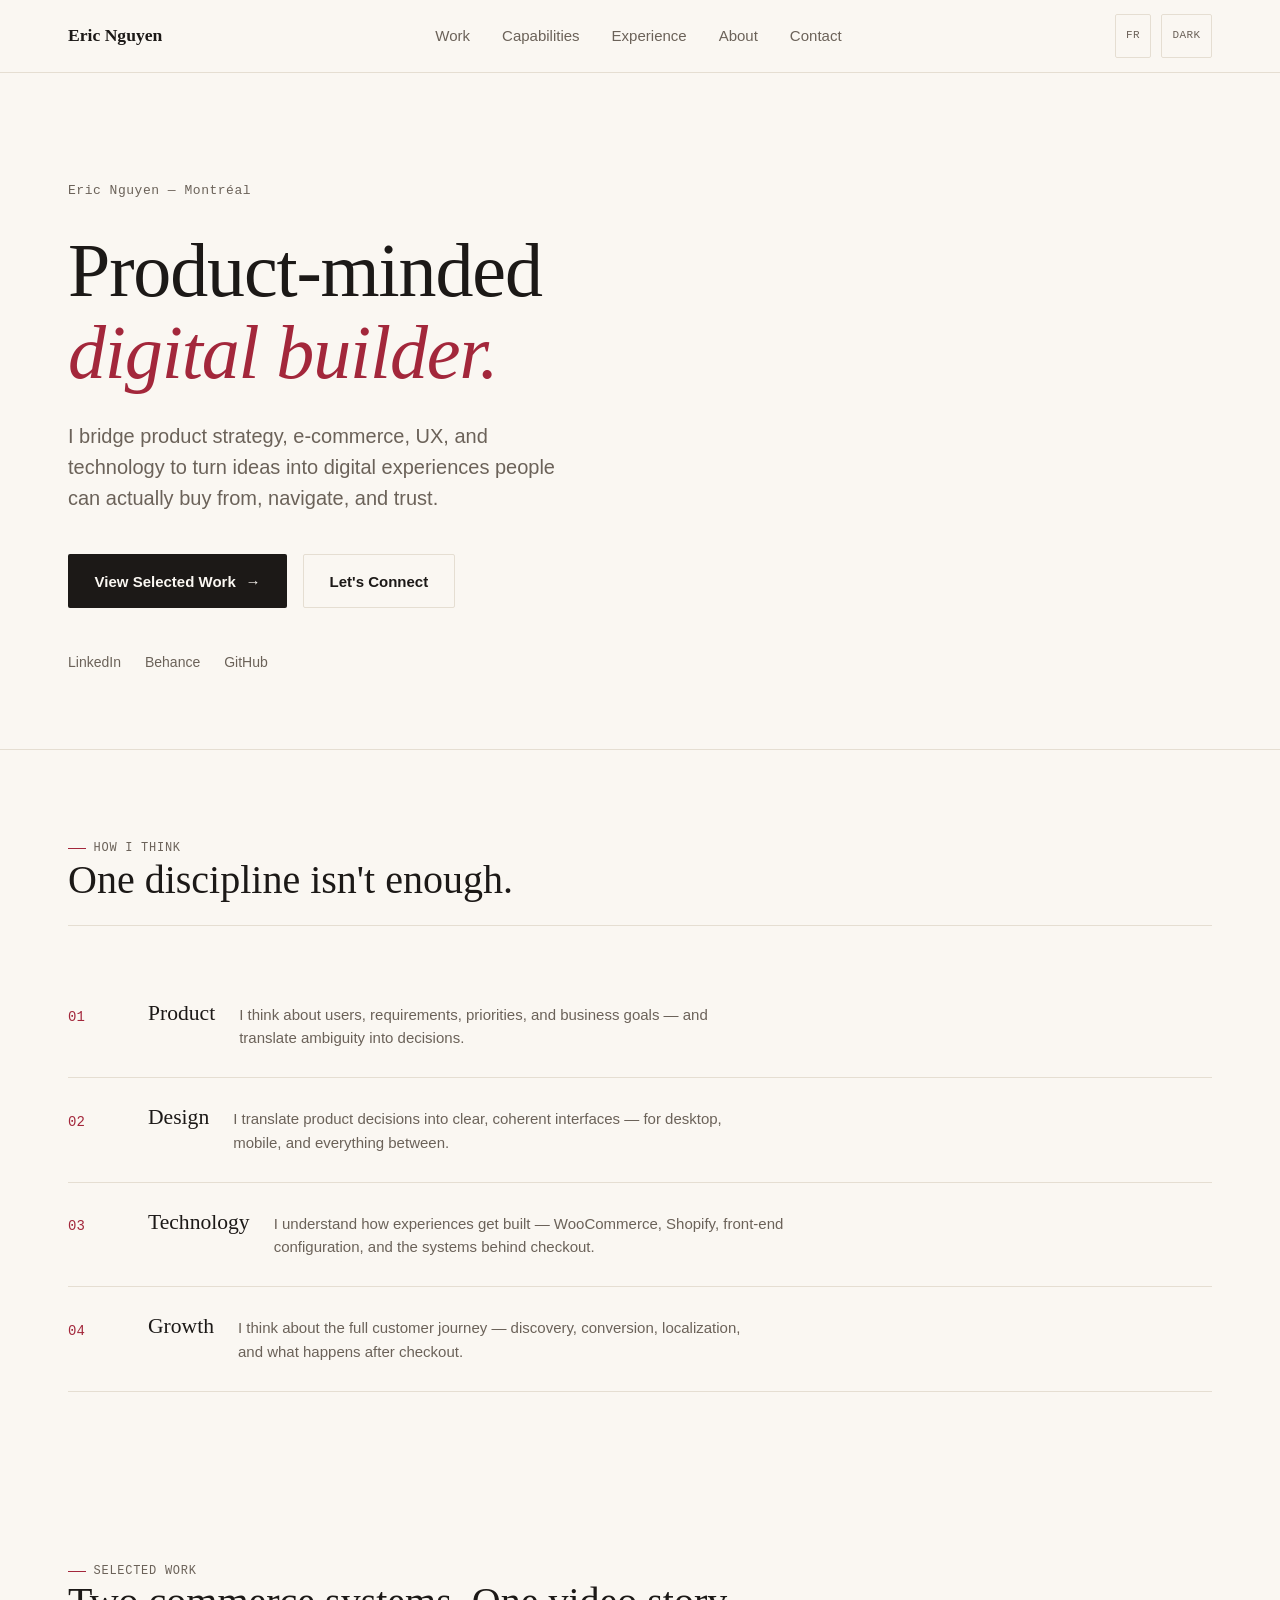
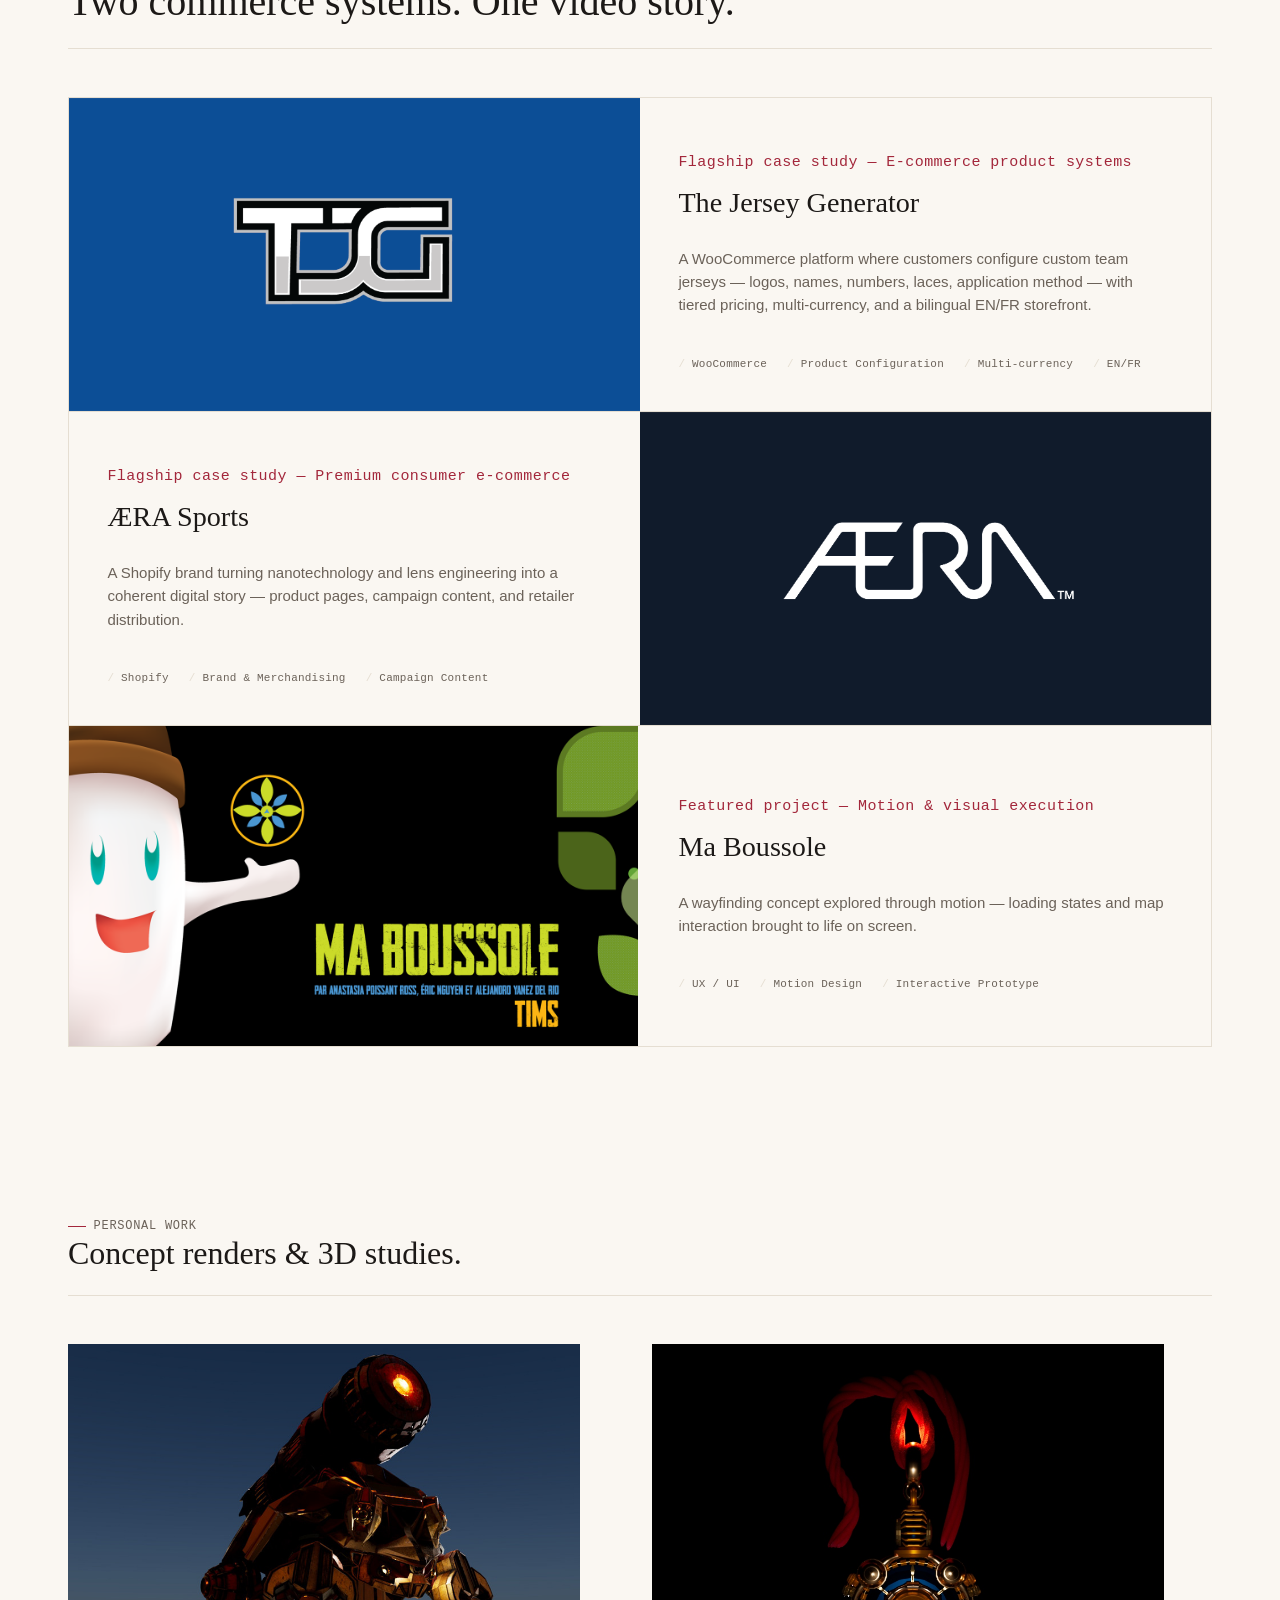
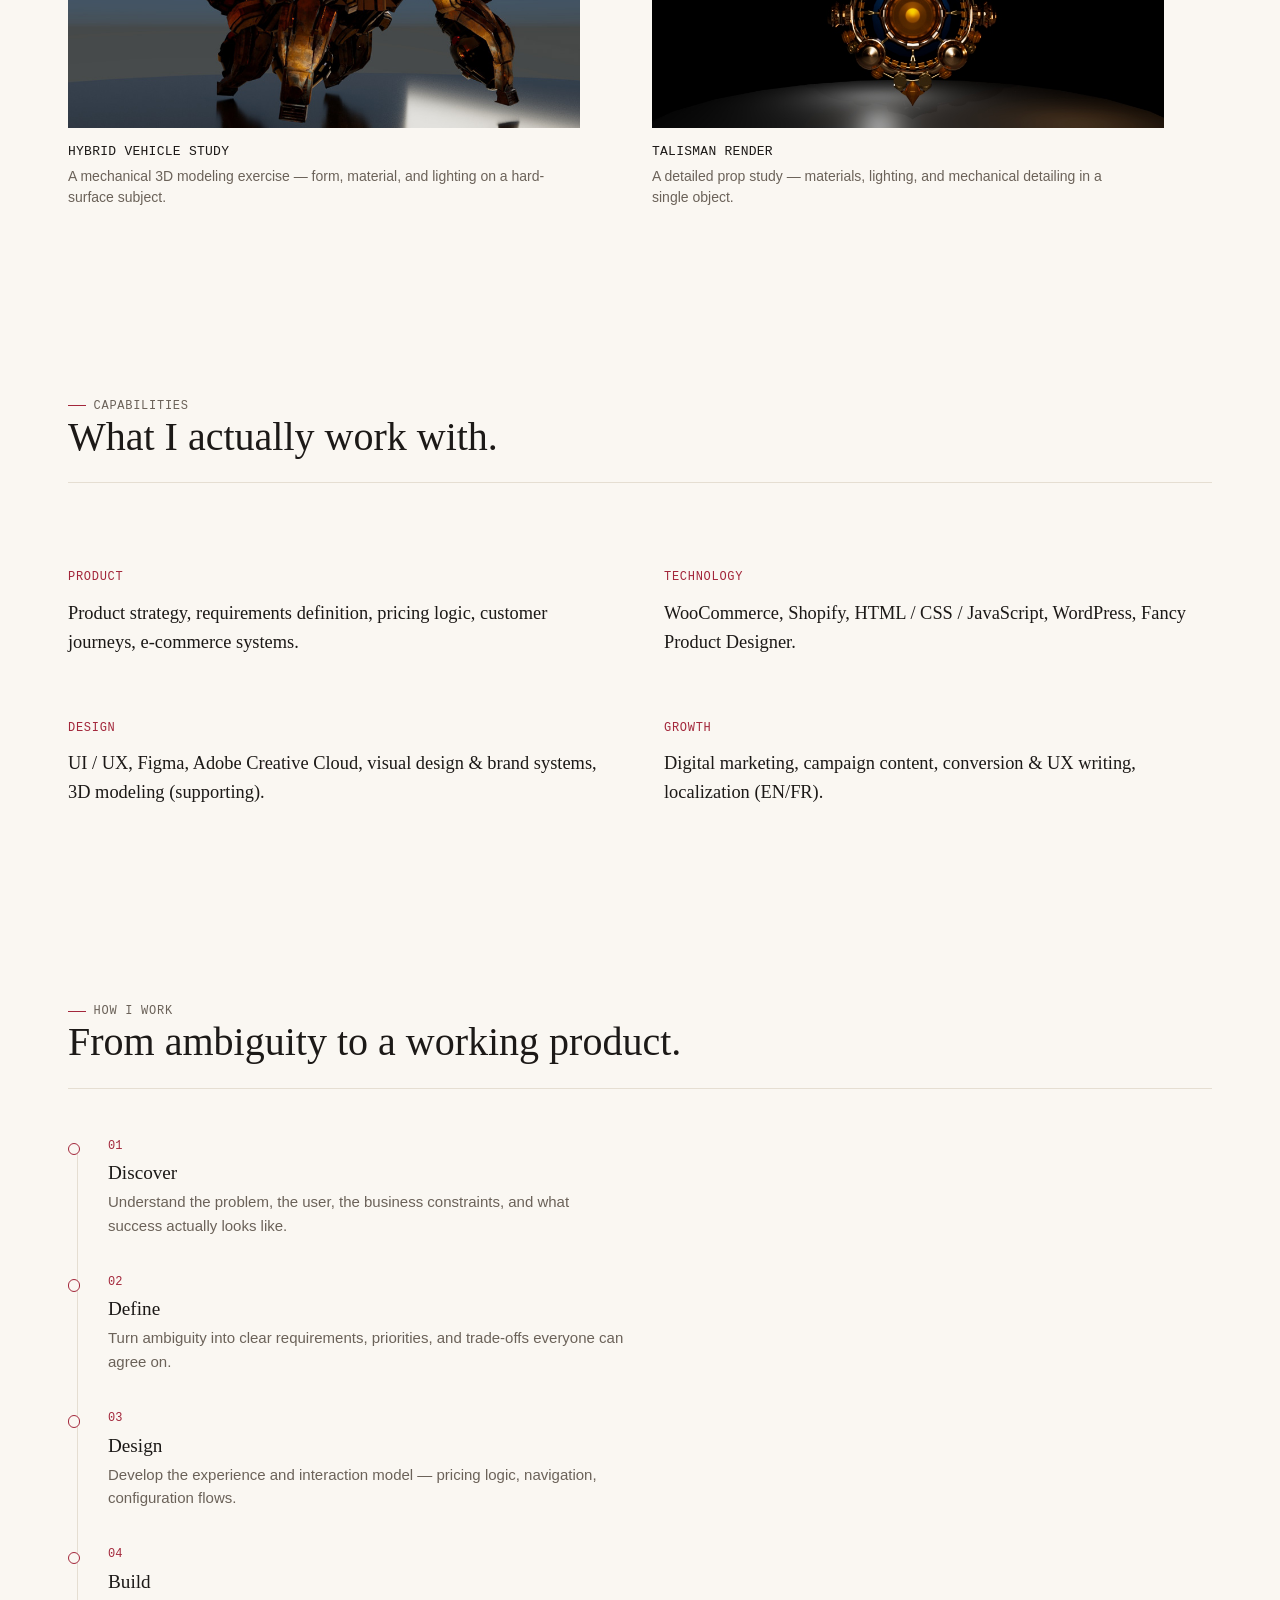
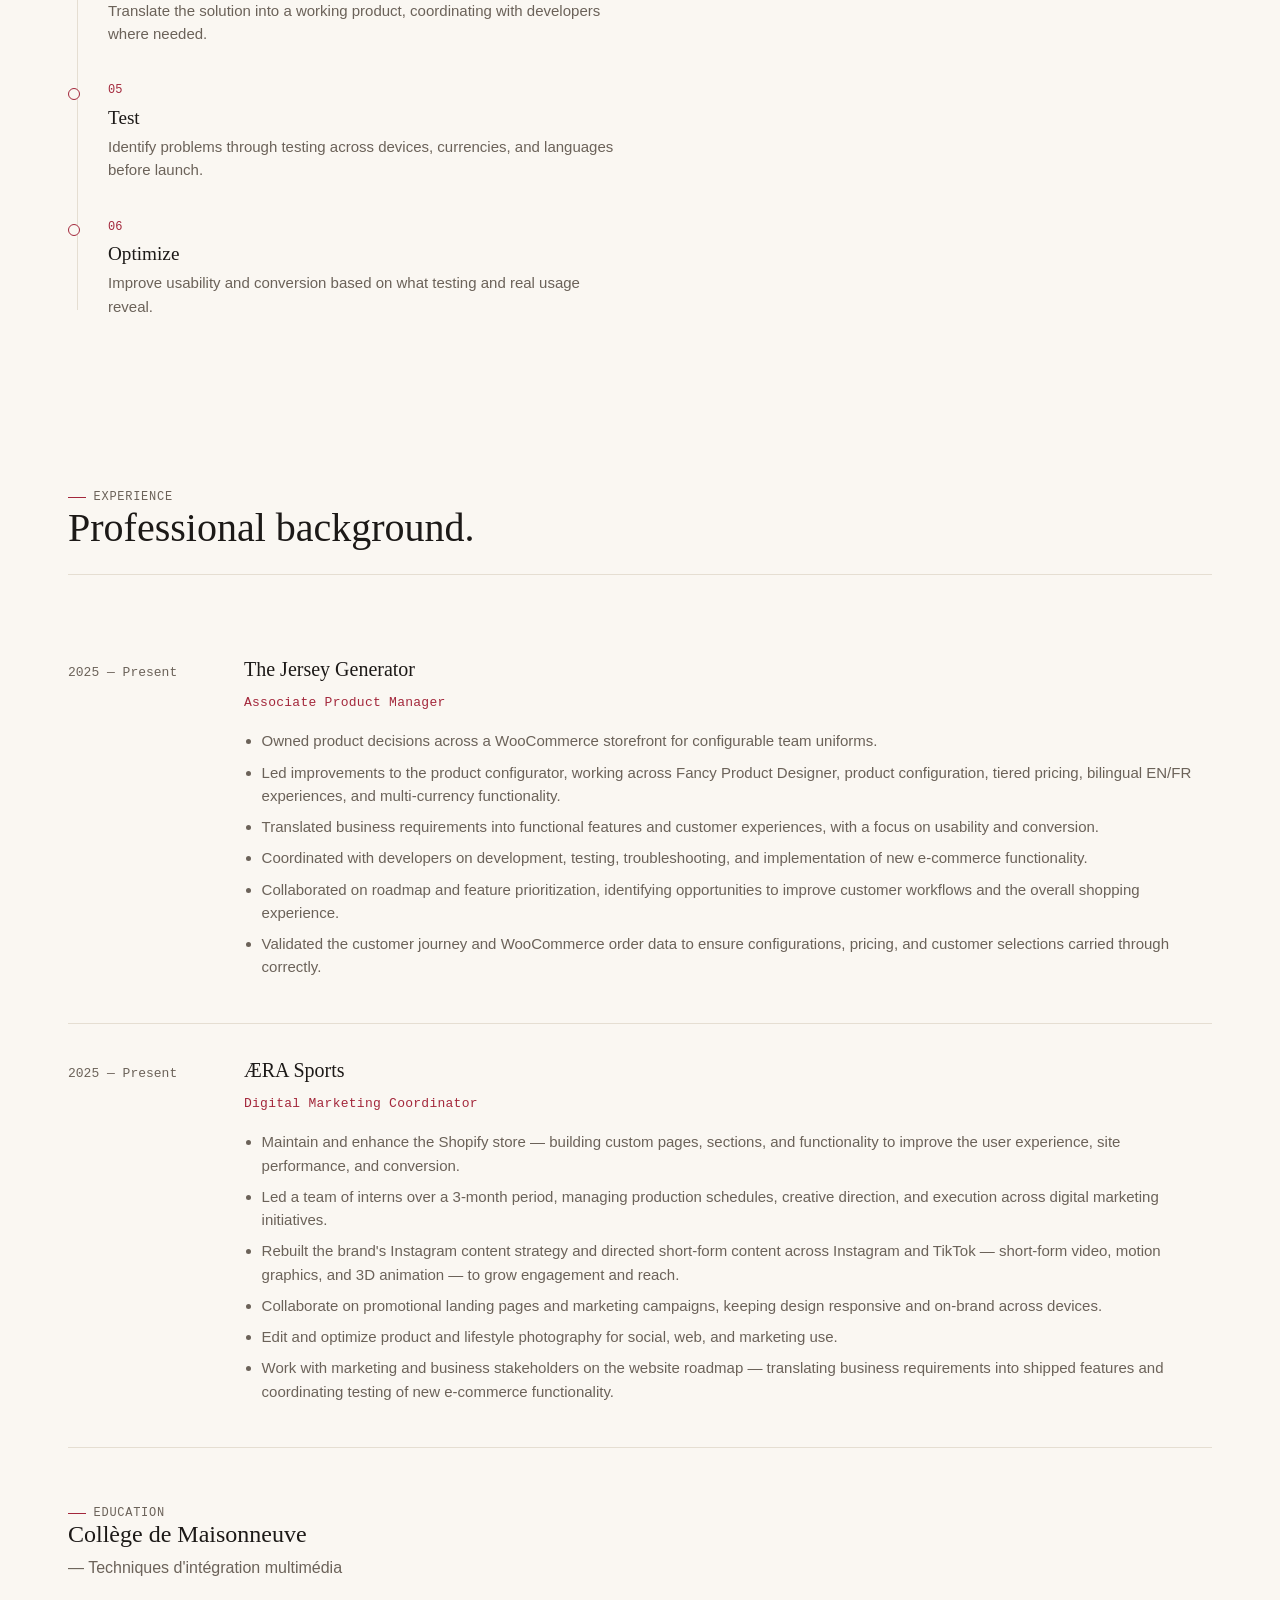
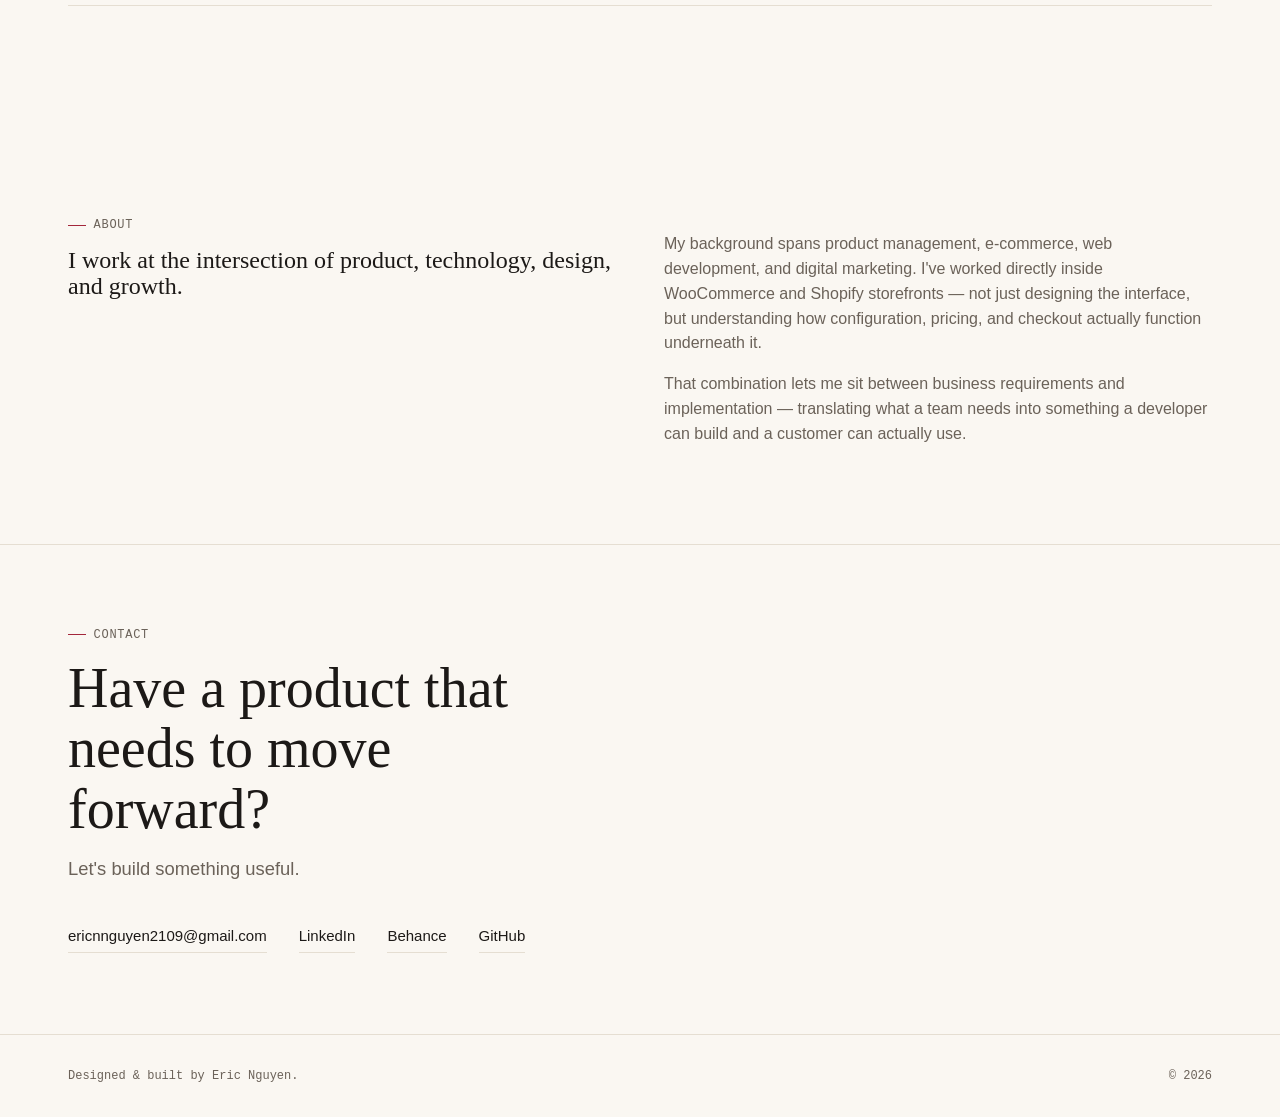
<file: index.html>
<!DOCTYPE html>
<html lang="en">
<head>
  <meta charset="UTF-8">
  <meta name="viewport" content="width=device-width, initial-scale=1.0">
  <title>Eric Nguyen — Product-Minded Digital Builder</title>
  <meta name="description" content="Eric Nguyen is a product-minded digital builder based in Montréal, working across product management, e-commerce (WooCommerce, Shopify), UX, and digital marketing.">
  <link rel="canonical" href="https://ericnguyen.dev/">
  
  <!-- Open Graph / Social Media -->
  <meta property="og:title" content="Eric Nguyen — Product-Minded Digital Builder">
  <meta property="og:description" content="Bridging product strategy, e-commerce, UX and technology to turn ideas into digital experiences.">
  <meta property="og:type" content="website">
  <meta name="twitter:card" content="summary_large_image">

  <!-- Resource Hints for Speed -->
  <link rel="preconnect" href="https://www.youtube.com">
  <link rel="dns-prefetch" href="https://www.youtube.com">

  <!-- Stylesheets -->
  <link rel="stylesheet" href="css/style.css">

  <!-- Non-blocking Script Execution -->
  <script src="js/translations.js" defer></script>
  <script src="js/script.js" defer></script>
</head>
<body>

<header class="site-header">
  <div class="wrap">
    <a href="#top" class="logo">Eric Nguyen</a>
    <nav>
      <ul class="nav-links">
        <li><a href="#work" data-i18n="nav.work">Work</a></li>
        <li><a href="#capabilities" data-i18n="nav.capabilities">Capabilities</a></li>
        <li><a href="#experience" data-i18n="nav.experience">Experience</a></li>
        <li><a href="#about" data-i18n="nav.about">About</a></li>
        <li><a href="#contact" data-i18n="nav.contact">Contact</a></li>
      </ul>
    </nav>
    <div class="nav-right">
      <button class="icon-toggle" data-lang-toggle aria-label="Switch language">FR</button>
      <button class="icon-toggle" data-theme-toggle aria-label="Switch theme">DARK</button>
      <a href="#contact" class="btn btn-primary" data-i18n="nav.connect" style="display:none" data-desktop-only>Let's Connect</a>
      <button class="mobile-toggle" data-menu-toggle aria-label="Open menu">
        <svg width="22" height="22" viewBox="0 0 24 24" fill="none" stroke="currentColor" stroke-width="2"><line x1="3" y1="6" x2="21" y2="6"/><line x1="3" y1="12" x2="21" y2="18"/><line x1="3" y1="18" x2="21" y2="18"/></svg>
      </button>
    </div>
  </div>
</header>

<main id="top">

  <!-- HERO -->
  <section class="hero">
    <div class="wrap">
      <p class="hero-kicker" data-i18n="hero.kicker">Eric Nguyen — Montréal</p>
      <h1 data-i18n="hero.title">Product-minded<br><em>digital builder.</em></h1>
      <p class="hero-sub" data-i18n="hero.sub">I bridge product strategy, e-commerce, UX, and technology to turn ideas into digital experiences people can actually buy from, navigate, and trust.</p>
      <div class="hero-actions">
        <a href="#work" class="btn btn-primary btn-arrow" data-i18n="hero.cta1">View Selected Work</a>
        <a href="#contact" class="btn" data-i18n="hero.cta2">Let's Connect</a>
      </div>
      <div class="hero-links">
        <a href="https://www.linkedin.com/in/eric-nguyen-669284330/" target="_blank" rel="noopener noreferrer">LinkedIn</a>
        <a href="https://www.behance.net/ericnguyen34" target="_blank" rel="noopener noreferrer">Behance</a>
        <a href="https://github.com/EricNguyen0" target="_blank" rel="noopener noreferrer">GitHub</a>
      </div>
    </div>
  </section>

  <!-- THE DIFFERENCE -->
  <section id="difference">
    <div class="wrap">
      <div class="section-head">
        <div>
          <p class="eyebrow" data-i18n="diff.eyebrow">How I think</p>
          <h2 data-i18n="diff.title">One discipline isn't enough.</h2>
        </div>
      </div>
      <div class="pillars">
        <div class="pillar"><div class="pillar-num">01</div><div class="pillar-body"><h3 data-i18n="pillar1.title">Product</h3><p data-i18n="pillar1.body">I think about users, requirements, priorities, and business goals — and translate ambiguity into decisions.</p></div></div>
        <div class="pillar"><div class="pillar-num">02</div><div class="pillar-body"><h3 data-i18n="pillar2.title">Design</h3><p data-i18n="pillar2.body">I translate product decisions into clear, coherent interfaces — for desktop, mobile, and everything between.</p></div></div>
        <div class="pillar"><div class="pillar-num">03</div><div class="pillar-body"><h3 data-i18n="pillar3.title">Technology</h3><p data-i18n="pillar3.body">I understand how experiences get built — WooCommerce, Shopify, front-end configuration, and the systems behind checkout.</p></div></div>
        <div class="pillar"><div class="pillar-num">04</div><div class="pillar-body"><h3 data-i18n="pillar4.title">Growth</h3><p data-i18n="pillar4.body">I think about the full customer journey — discovery, conversion, localization, and what happens after checkout.</p></div></div>
      </div>
    </div>
  </section>

  <!-- SELECTED WORK -->
  <section id="work">
    <div class="wrap">
      <div class="section-head">
        <div>
          <p class="eyebrow" data-i18n="work.eyebrow">Selected Work</p>
          <h2 data-i18n="work.title">Two commerce systems. One video story.</h2>
        </div>
      </div>
      <div class="work-grid">

        <a href="jersey-generator.html" class="work-card">
          <div class="work-media">
            <img src="assets/images/jersey-generator/TJGHOMEPAGE.png" alt="Custom hockey jersey configured on The Jersey Generator platform" loading="lazy" decoding="async">
          </div>
          <div class="work-info">
            <p class="work-tag" data-i18n="jg.tag">Flagship case study — E-commerce product systems</p>
            <h3 data-i18n="jg.title">The Jersey Generator</h3>
            <p data-i18n="jg.body">A WooCommerce platform where customers configure custom team jerseys — logos, names, numbers, laces, application method — with tiered pricing, multi-currency, and a bilingual EN/FR storefront.</p>
            <div class="work-meta"><span data-i18n="jg.meta.woocommerce">WooCommerce</span><span data-i18n="jg.meta.configuration">Product Configuration</span><span data-i18n="jg.meta.currency">Multi-currency</span><span data-i18n="jg.meta.language">EN/FR</span></div>
          </div>
        </a>

        <a href="aera-sports.html" class="work-card">
          <div class="work-media">
            <img src="assets/images/aera-sports/AERALOGOHOME.png" alt="ÆRA Sports frameless watersport eyewear, six colorways" loading="lazy" decoding="async">
          </div>
          <div class="work-info">
            <p class="work-tag" data-i18n="aera.tag">Flagship case study — Premium consumer e-commerce</p>
            <h3 data-i18n="aera.title">ÆRA Sports</h3>
            <p data-i18n="aera.body">A Shopify brand turning nanotechnology and lens engineering into a coherent digital story — product pages, campaign content, and retailer distribution.</p>
            <div class="work-meta"><span data-i18n="aera.meta.shopify">Shopify</span><span data-i18n="aera.meta.brand">Brand & Merchandising</span><span data-i18n="aera.meta.campaign">Campaign Content</span></div>
          </div>
        </a>

        <a href="ma-boussole.html" class="work-card tier2">
          <div class="work-media">
            <img src="assets/images/ma-boussole/title-credits.png" alt="Ma Boussole wayfinding concept" loading="lazy" decoding="async">
          </div>
          <div class="work-info">
            <p class="work-tag" data-i18n="mb.tag">Featured project — Motion & visual execution</p>
            <h3 data-i18n="mb.title">Ma Boussole</h3>
            <p data-i18n="mb.body">A wayfinding concept explored through motion — loading states and map interaction brought to life on screen.</p>
            <div class="work-meta"><span data-i18n="mb.meta.uxui">UX / UI</span><span data-i18n="mb.meta.motion">Motion Design</span><span data-i18n="mb.meta.prototype">Interactive Prototype</span></div>
          </div>
        </a>

      </div>
    </div>
  </section>

  <!-- SUPPORTING WORK -->
  <section id="supporting-work">
    <div class="wrap">
      <div class="section-head">
        <div>
          <p class="eyebrow" data-i18n="supp.eyebrow">Personal Work</p>
          <h2 style="font-size:clamp(1.5rem,2.6vw,2rem);" data-i18n="supp.title">Concept renders & 3D studies.</h2>
        </div>
      </div>

      <div class="supporting-grid">
        <!-- Hybrid Vehicle -->
        <div class="supporting-card">
          <button class="supporting-media-trigger" type="button" data-video="VTYNa_Tqy9c" aria-label="Play Hybrid Vehicle Study video">
            <div class="work-media">
              <img src="assets/images/other-projects/hybrid-vehicle-render.jpg" alt="3D render of a mechanized hybrid vehicle study" loading="lazy" decoding="async">
              <span class="video-play" aria-hidden="true">▶</span>
            </div>
          </button>
          <div class="cap">
            <h4 data-i18n="supp.hybrid.title">Hybrid Vehicle Study</h4>
            <p data-i18n="supp.hybrid.body">A mechanical 3D modeling exercise — form, material, and lighting on a hard-surface subject.</p>
          </div>
        </div>

        <!-- Talisman -->
        <div class="supporting-card">
          <button class="supporting-media-trigger" type="button" data-video="qJ166sznfxc" aria-label="Play Talisman Render video">
            <div class="work-media">
              <img src="assets/images/other-projects/talisman-render.jpg" alt="3D render of a steampunk-style mechanical talisman pendant" loading="lazy" decoding="async">
              <span class="video-play" aria-hidden="true">▶</span>
            </div>
          </button>
          <div class="cap">
            <h4 data-i18n="supp.talisman.title">Talisman Render</h4>
            <p data-i18n="supp.talisman.body">A detailed prop study — materials, lighting, and mechanical detailing in a single object.</p>
          </div>
        </div>
      </div>
    </div>
  </section>

  <!-- Video Modal -->
  <div class="video-modal" id="videoModal" aria-hidden="true">
    <div class="video-modal-backdrop"></div>
    <div class="video-modal-content" role="dialog" aria-modal="true" aria-label="Project video">
      <button class="video-modal-close" type="button" aria-label="Close video">×</button>
      <div class="video-frame">
        <iframe id="videoFrame" src="" title="Project video" frameborder="0" allow="autoplay; encrypted-media; picture-in-picture" allowfullscreen></iframe>
      </div>
    </div>
  </div>

  <!-- CAPABILITIES -->
  <section id="capabilities">
    <div class="wrap">
      <div class="section-head">
        <div>
          <p class="eyebrow" data-i18n="cap.eyebrow">Capabilities</p>
          <h2 data-i18n="cap.title">What I actually work with.</h2>
        </div>
      </div>
      <div class="capabilities-grid">
        <div class="cap-group">
          <h3 data-i18n="cap.product">Product</h3>
          <p class="skills" data-i18n="cap.product.skills">Product strategy, requirements definition, pricing logic, customer journeys, e-commerce systems.</p>
        </div>
        <div class="cap-group">
          <h3 data-i18n="cap.technology">Technology</h3>
          <p class="skills" data-i18n="cap.technology.skills">WooCommerce, Shopify, HTML / CSS / JavaScript, WordPress, Fancy Product Designer.</p>
        </div>
        <div class="cap-group">
          <h3 data-i18n="cap.design">Design</h3>
          <p class="skills" data-i18n="cap.design.skills">UI / UX, Figma, Adobe Creative Cloud, visual design & brand systems, 3D modeling (supporting).</p>
        </div>
        <div class="cap-group">
          <h3 data-i18n="cap.growth">Growth</h3>
          <p class="skills" data-i18n="cap.growth.skills">Digital marketing, campaign content, conversion & UX writing, localization (EN/FR).</p>
        </div>
      </div>
    </div>
  </section>

  <!-- HOW I WORK -->
  <section id="how-i-work">
    <div class="wrap">
      <div class="section-head">
        <div>
          <p class="eyebrow" data-i18n="process.eyebrow">How I Work</p>
          <h2 data-i18n="process.title">From ambiguity to a working product.</h2>
        </div>
      </div>
      <div class="process-list">
        <div class="process-item"><div class="num">01</div><div><h3 data-i18n="process1.title">Discover</h3><p data-i18n="process1.body">Understand the problem, the user, the business constraints, and what success actually looks like.</p></div></div>
        <div class="process-item"><div class="num">02</div><div><h3 data-i18n="process2.title">Define</h3><p data-i18n="process2.body">Turn ambiguity into clear requirements, priorities, and trade-offs everyone can agree on.</p></div></div>
        <div class="process-item"><div class="num">03</div><div><h3 data-i18n="process3.title">Design</h3><p data-i18n="process3.body">Develop the experience and interaction model — pricing logic, navigation, configuration flows.</p></div></div>
        <div class="process-item"><div class="num">04</div><div><h3 data-i18n="process4.title">Build</h3><p data-i18n="process4.body">Translate the solution into a working product, coordinating with developers where needed.</p></div></div>
        <div class="process-item"><div class="num">05</div><div><h3 data-i18n="process5.title">Test</h3><p data-i18n="process5.body">Identify problems through testing across devices, currencies, and languages before launch.</p></div></div>
        <div class="process-item"><div class="num">06</div><div><h3 data-i18n="process6.title">Optimize</h3><p data-i18n="process6.body">Improve usability and conversion based on what testing and real usage reveal.</p></div></div>
      </div>
    </div>
  </section>

  <!-- EXPERIENCE -->
  <section id="experience">
    <div class="wrap">
      <div class="section-head">
        <div>
          <p class="eyebrow" data-i18n="exp.eyebrow">Experience</p>
          <h2 data-i18n="exp.title">Professional background.</h2>
        </div>
      </div>
      <div class="timeline">
        <div class="timeline-item">
          <div class="when">2025 — Present</div>
          <div>
            <h3>The Jersey Generator</h3>
            <p class="role-org">Associate Product Manager</p>
            <ul>
              <li data-i18n="exp.jg.li1">Owned product decisions across a WooCommerce storefront for configurable team uniforms.</li>
              <li data-i18n="exp.jg.li2">Led improvements to the product configurator, working across Fancy Product Designer, product configuration, tiered pricing, bilingual EN/FR experiences, and multi-currency functionality.</li>
              <li data-i18n="exp.jg.li3">Translated business requirements into functional features and customer experiences, with a focus on usability and conversion.</li>
              <li data-i18n="exp.jg.li4">Coordinated with developers on development, testing, troubleshooting, and implementation of new e-commerce functionality.</li>
              <li data-i18n="exp.jg.li5">Collaborated on roadmap and feature prioritization, identifying opportunities to improve customer workflows and the overall shopping experience.</li>
              <li data-i18n="exp.jg.li6">Validated the customer journey and WooCommerce order data to ensure configurations, pricing, and customer selections carried through correctly.</li>
            </ul>
          </div>
        </div>
        <div class="timeline-item">
          <div class="when">2025 — Present</div>
          <div>
            <h3>ÆRA Sports</h3>
            <p class="role-org">Digital Marketing Coordinator</p>
            <ul>
              <li data-i18n="exp.aera.li1">Maintain and enhance the Shopify store — building custom pages, sections, and functionality to improve the user experience, site performance, and conversion.</li>
              <li data-i18n="exp.aera.li2">Led a team of interns over a 3-month period, managing production schedules, creative direction, and execution across digital marketing initiatives.</li>
              <li data-i18n="exp.aera.li3">Rebuilt the brand's Instagram content strategy and directed short-form content across Instagram and TikTok — short-form video, motion graphics, and 3D animation — to grow engagement and reach.</li>
              <li data-i18n="exp.aera.li4">Collaborate on promotional landing pages and marketing campaigns, keeping design responsive and on-brand across devices.</li>
              <li data-i18n="exp.aera.li5">Edit and optimize product and lifestyle photography for social, web, and marketing use.</li>
              <li data-i18n="exp.aera.li6">Work with marketing and business stakeholders on the website roadmap — translating business requirements into shipped features and coordinating testing of new e-commerce functionality.</li>
            </ul>
          </div>
        </div>
      </div>
      <div class="section-head" style="margin-top:3rem;border-top:none;padding-top:0;">
        <div>
          <p class="eyebrow">Education</p>
          <h2 style="font-size:1.5rem;">Collège de Maisonneuve</h2>
          <p style="margin-top:.5rem;">— Techniques d'intégration multimédia</p>
        </div>
      </div>
    </div>
  </section>

  <!-- ABOUT -->
  <section id="about">
    <div class="wrap">
      <div class="about-grid">
        <div>
          <p class="eyebrow" data-i18n="about.eyebrow">About</p>
          <h2 data-i18n="about.title">I work at the intersection of product, technology, design, and growth.</h2>
        </div>
        <div>
          <p data-i18n="about.body1">My background spans product management, e-commerce, web development, and digital marketing. I've worked directly inside WooCommerce and Shopify storefronts — not just designing the interface, but understanding how configuration, pricing, and checkout actually function underneath it.</p>
          <p data-i18n="about.body2">That combination lets me sit between business requirements and implementation — translating what a team needs into something a developer can build and a customer can actually use.</p>
        </div>
      </div>
    </div>
  </section>

  <!-- CONTACT -->
  <section id="contact" class="contact">
    <div class="wrap">
      <p class="eyebrow" data-i18n="contact.eyebrow">Contact</p>
      <h2 data-i18n="contact.title">Have a product that needs to move forward?</h2>
      <p data-i18n="contact.sub" style="font-size:1.15rem;margin-top:1rem;">Let's build something useful.</p>
      <div class="contact-links">
        <a href="mailto:contact@ericnguyen.dev" class="email-link" aria-label="Email me">Email</a>
        <a href="https://www.linkedin.com/in/eric-nguyen-669284330/" target="_blank" rel="noopener noreferrer">LinkedIn</a>
        <a href="https://www.behance.net/ericnguyen34" target="_blank" rel="noopener noreferrer">Behance</a>
        <a href="https://github.com/EricNguyen0" target="_blank" rel="noopener noreferrer">GitHub</a>
      </div>
    </div>
  </section>

</main>

<footer class="site-footer">
  <div class="wrap">
    <span data-i18n="footer.rights">Designed & built by Eric Nguyen.</span>
    <span>© 2026</span>
  </div>
</footer>

</body>
</html>
</file>
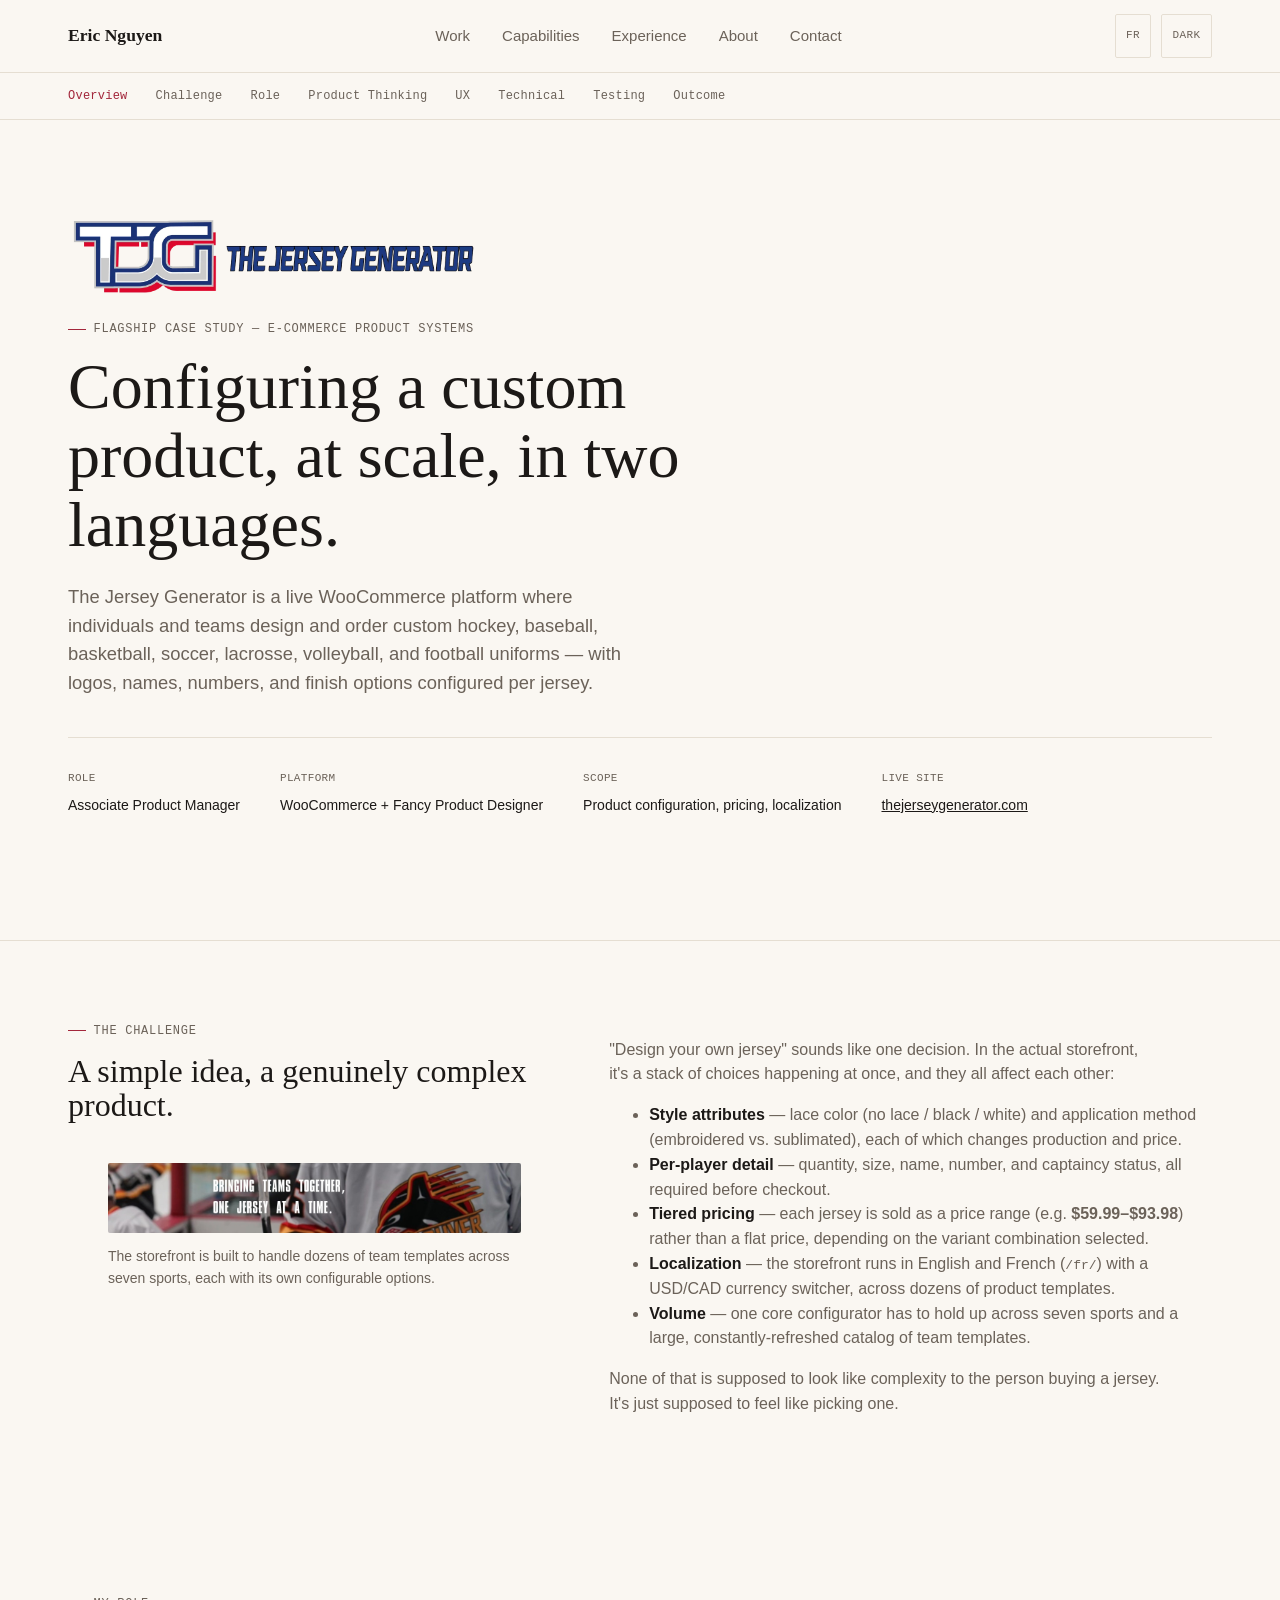
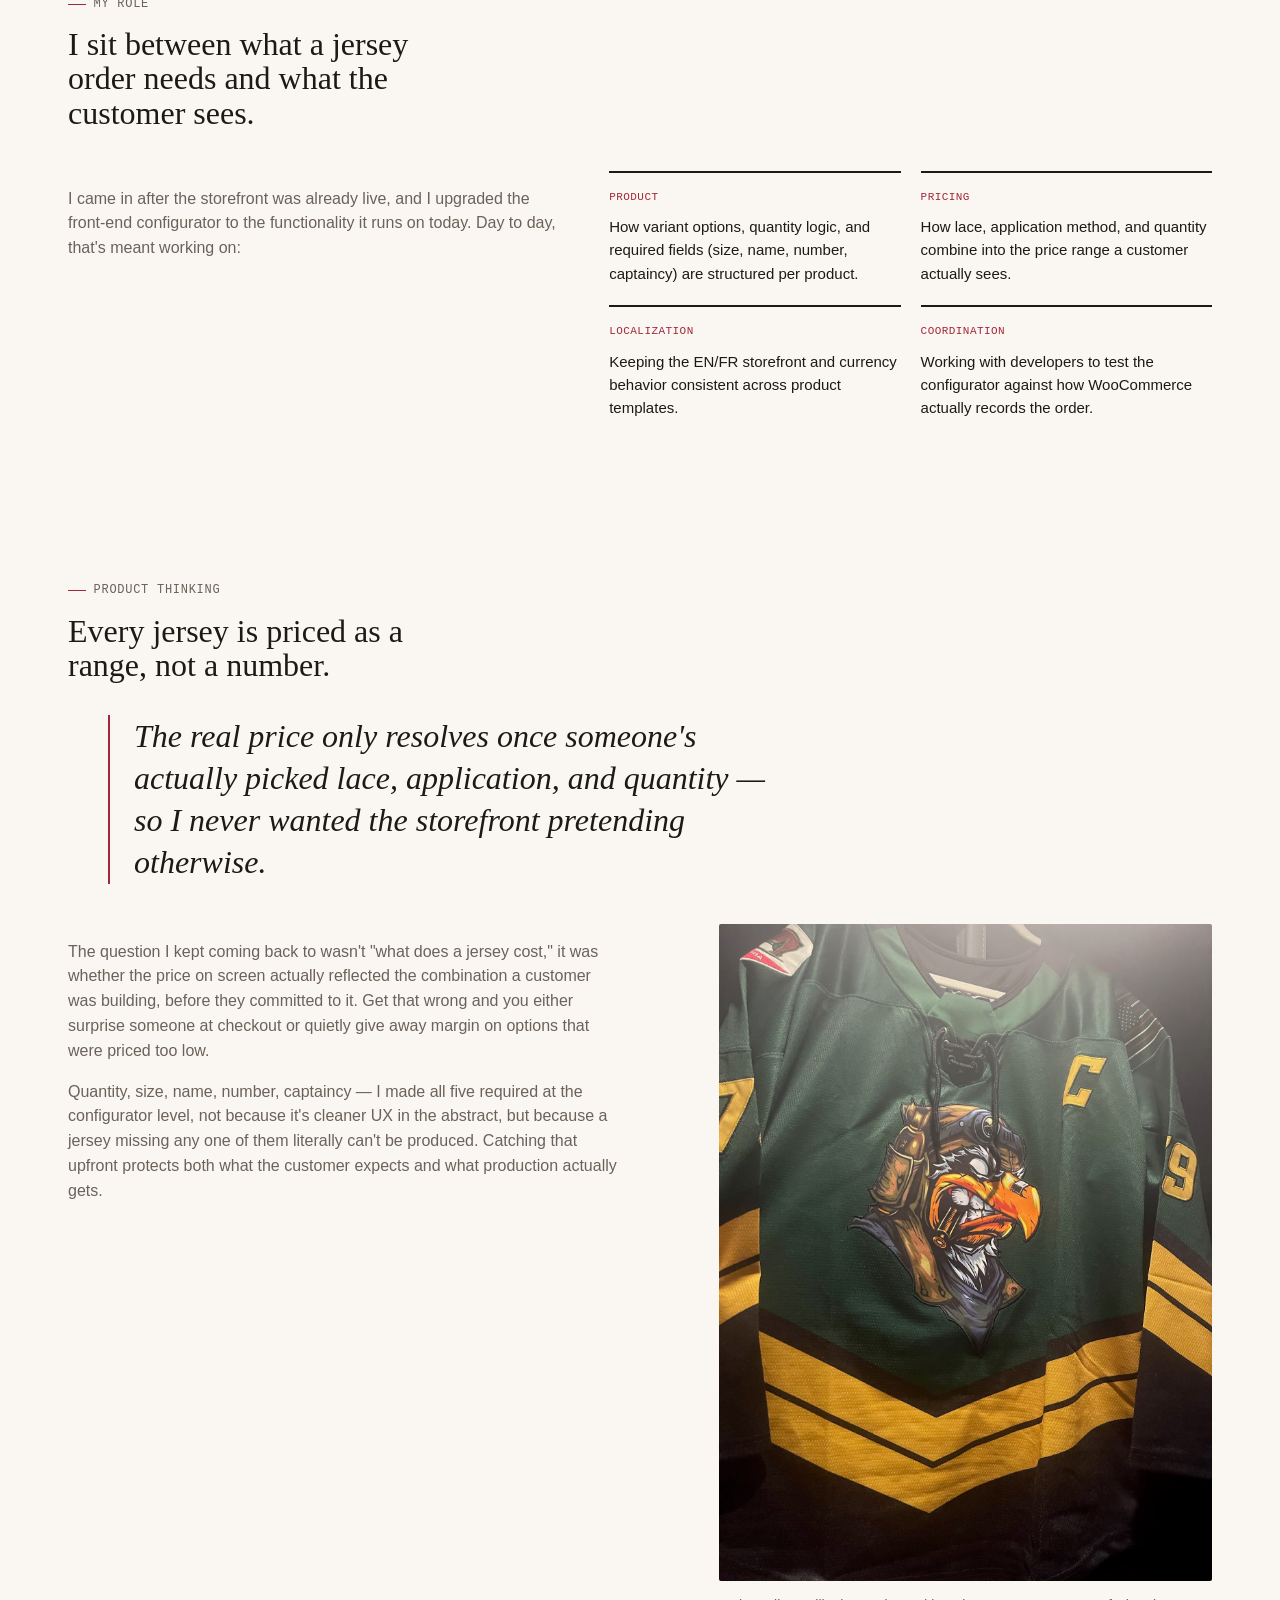
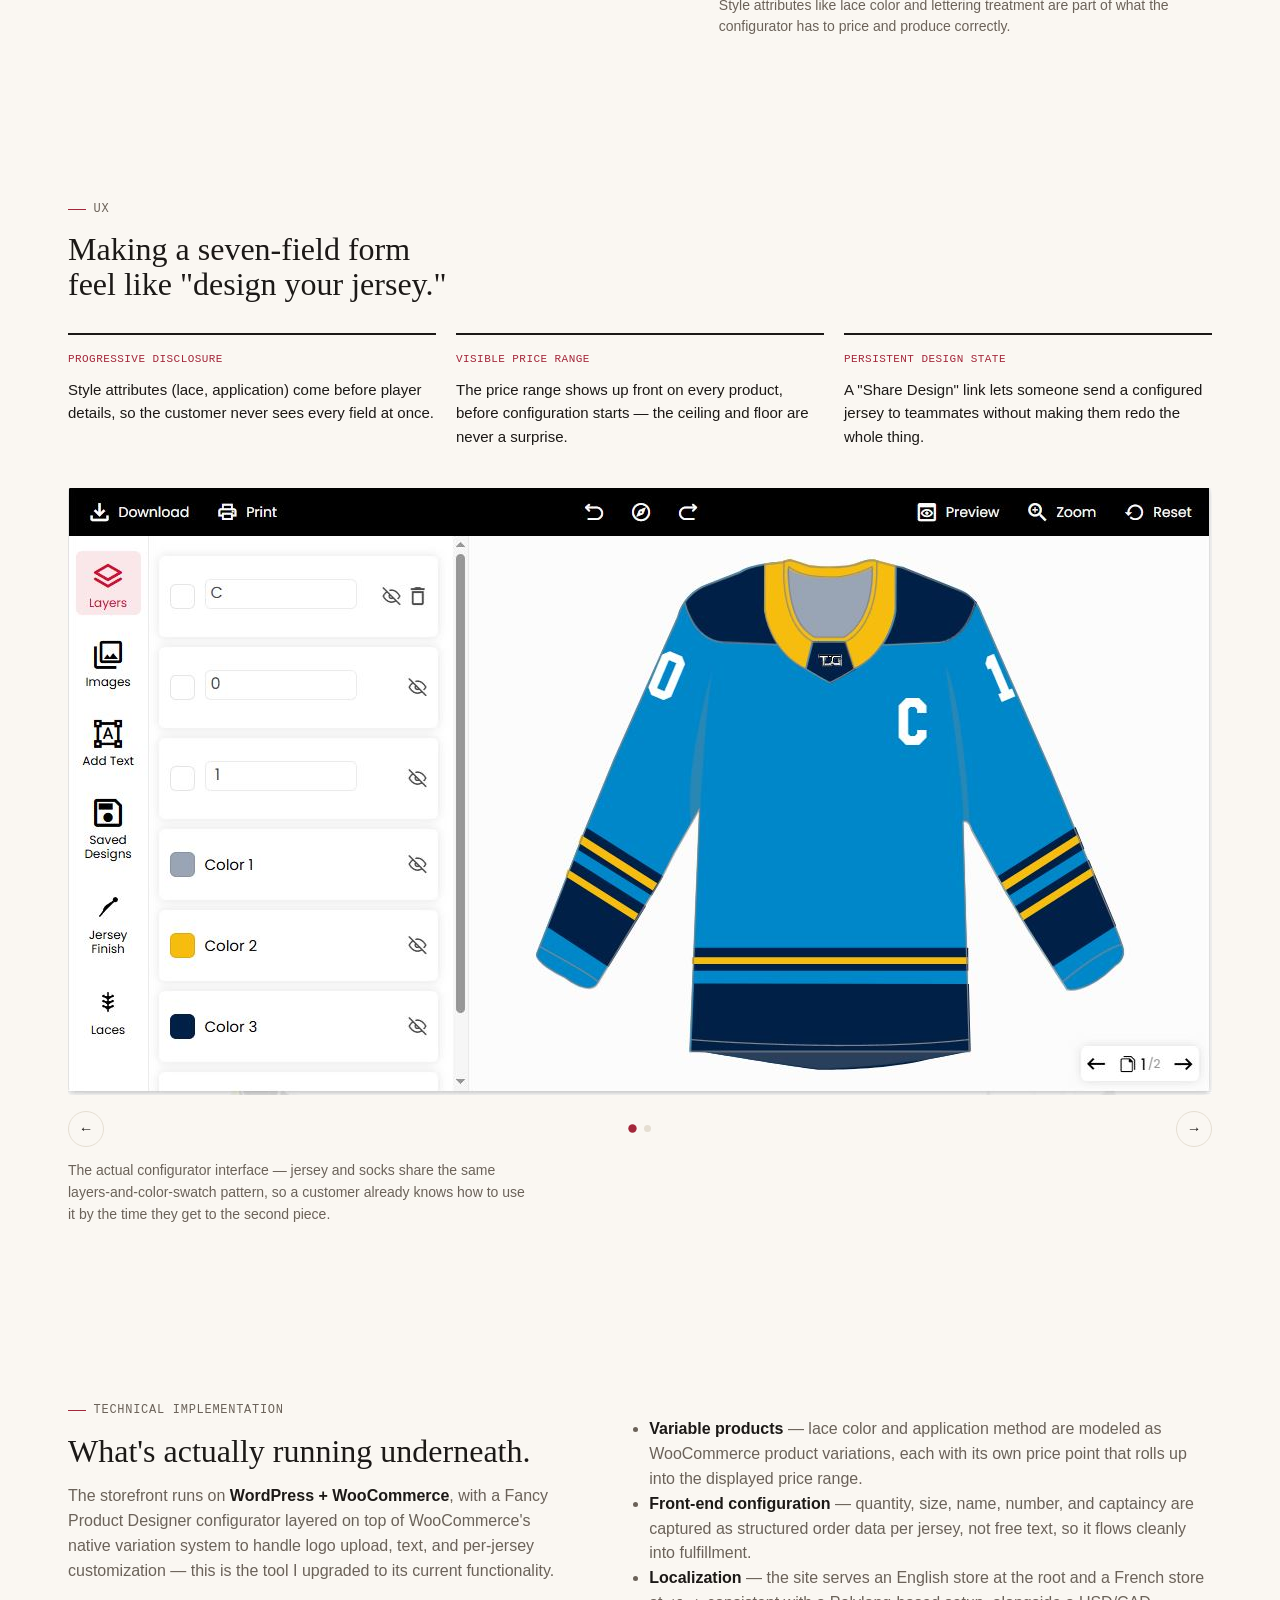
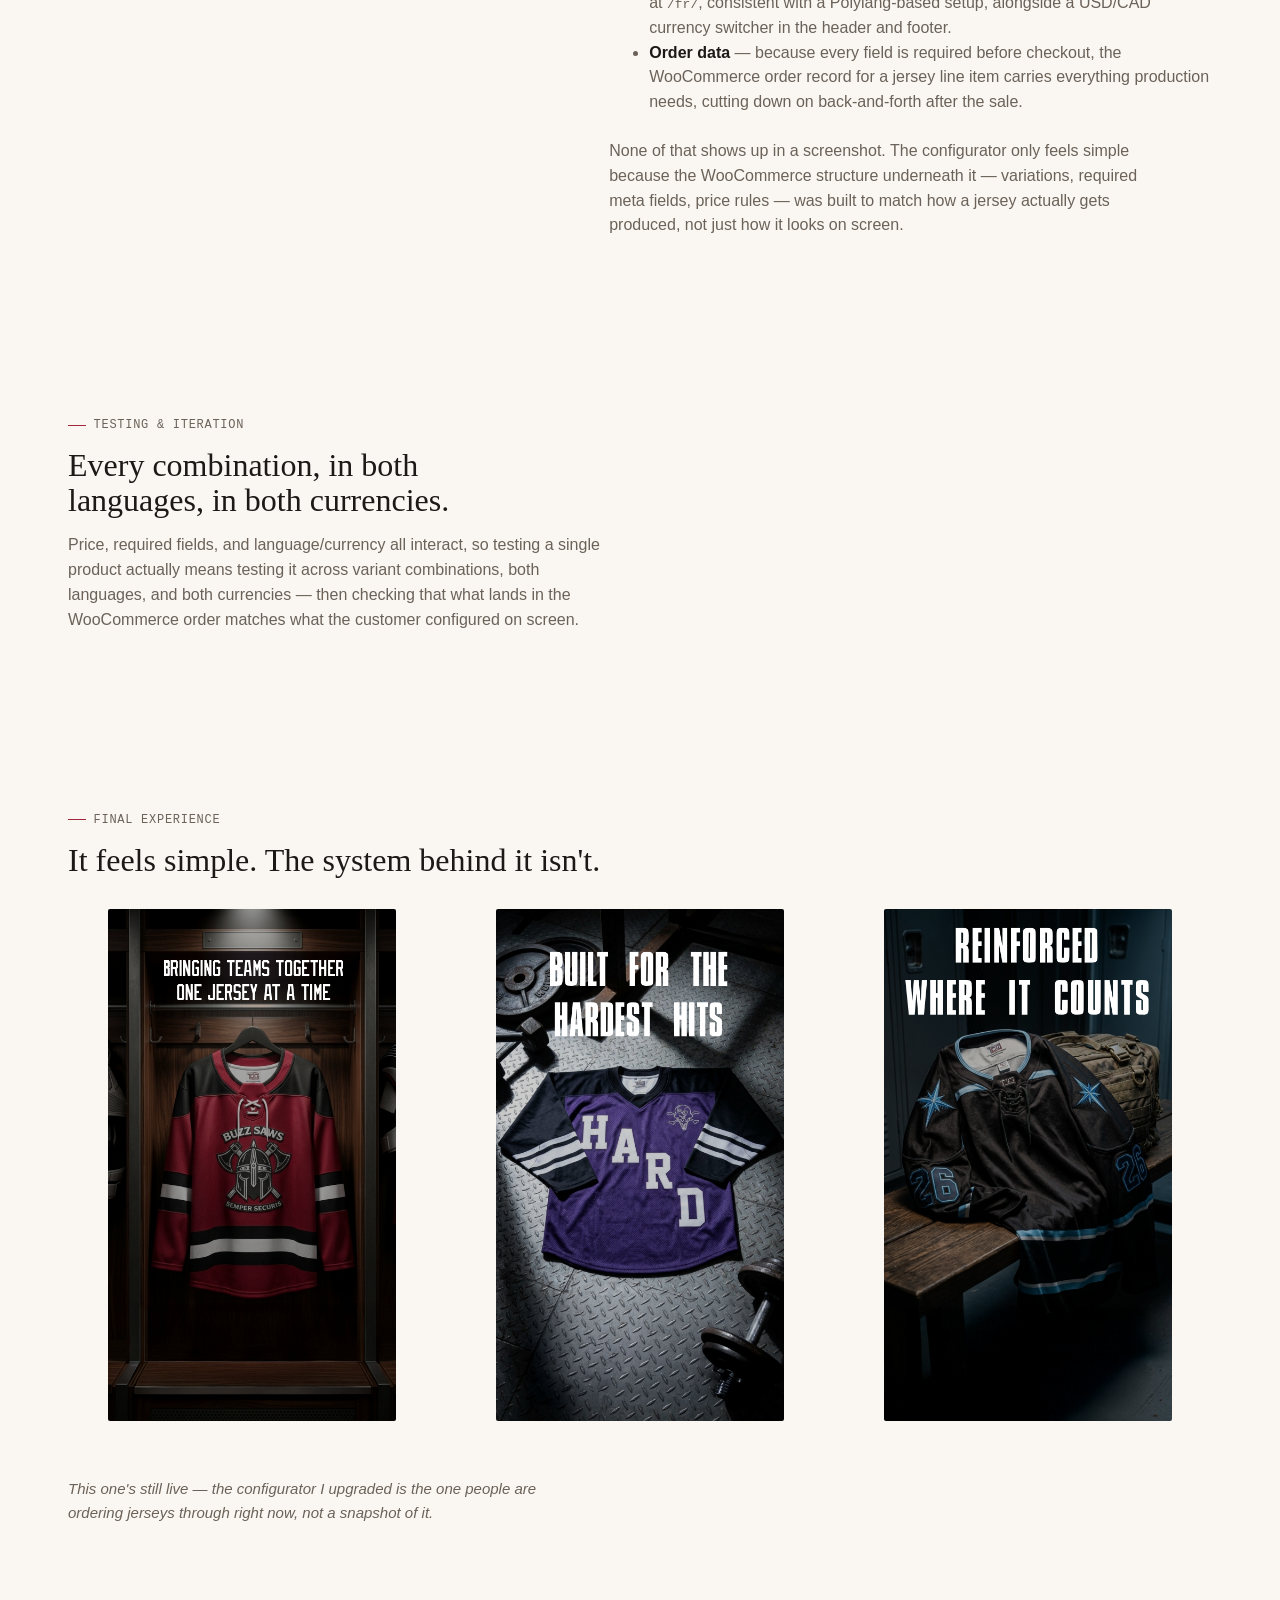
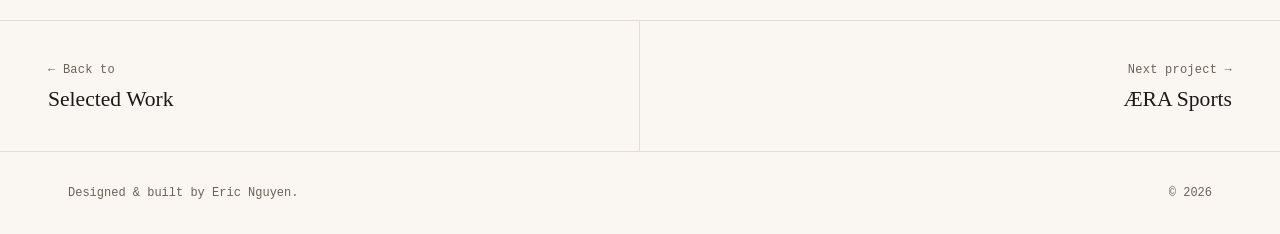
<file: jersey-generator.html>
<!DOCTYPE html>
<html lang="en">
<head>
  <meta charset="UTF-8">
  <meta name="viewport" content="width=device-width, initial-scale=1.0">
  <title>The Jersey Generator — Case Study | Eric Nguyen</title>
  <meta name="description" content="How I built and upgraded a WooCommerce configurator for custom team jerseys — product configuration, tiered pricing, multi-currency and bilingual EN/FR commerce.">
  
  <!-- Stylesheets -->
  <link rel="stylesheet" href="css/style.css">

  <!-- Non-blocking Deferred Scripts -->
  <script src="js/translations.js" defer></script>
  <script src="js/translations-cs.js" defer></script>
  <script src="js/script.js" defer></script>
</head>
<body>

<header class="site-header">
  <div class="wrap">
    <a href="index.html" class="logo">Eric Nguyen</a>
    <nav>
      <ul class="nav-links">
        <li><a href="index.html#work" data-i18n="nav.work">Work</a></li>
        <li><a href="index.html#capabilities" data-i18n="nav.capabilities">Capabilities</a></li>
        <li><a href="index.html#experience" data-i18n="nav.experience">Experience</a></li>
        <li><a href="index.html#about" data-i18n="nav.about">About</a></li>
        <li><a href="index.html#contact" data-i18n="nav.contact">Contact</a></li>
      </ul>
    </nav>
    <div class="nav-right">
      <button class="icon-toggle" data-lang-toggle aria-label="Switch language">FR</button>
      <button class="icon-toggle" data-theme-toggle aria-label="Switch theme">DARK</button>
      <button class="mobile-toggle" data-menu-toggle aria-label="Open menu">
        <svg width="22" height="22" viewBox="0 0 24 24" fill="none" stroke="currentColor" stroke-width="2"><line x1="3" y1="6" x2="21" y2="6"/><line x1="3" y1="12" x2="21" y2="12"/><line x1="3" y1="18" x2="21" y2="18"/></svg>
      </button>
    </div>
  </div>
</header>

<nav class="cs-nav-strip" aria-label="Case study sections">
  <div class="wrap">
    <a href="#overview" data-i18n="jg.nav.overview">Overview</a>
    <a href="#challenge" data-i18n="jg.nav.challenge">Challenge</a>
    <a href="#role" data-i18n="jg.nav.role">Role</a>
    <a href="#product-thinking" data-i18n="jg.nav.product">Product Thinking</a>
    <a href="#ux" data-i18n="jg.nav.ux">UX</a>
    <a href="#technical" data-i18n="jg.nav.technical">Technical</a>
    <a href="#testing" data-i18n="jg.nav.testing">Testing</a>
    <a href="#outcome" data-i18n="jg.nav.outcome">Outcome</a>
  </div>
</nav>

<main>

  <section class="cs-hero" id="overview" data-cs-section>
    <div class="wrap">
      <img src="assets/images/jersey-generator/logo-wordmark.webp" alt="The Jersey Generator logo" style="height:5rem;width:auto;margin-bottom:1.5rem;" decoding="async">
      <p class="eyebrow" data-i18n="jg.tag">Flagship Case Study — E-commerce Product Systems</p>
      <h1 style="font-size:clamp(2.25rem,5vw,4rem);max-width:20ch;" data-i18n="jg.hero.title">Configuring a custom product, at scale, in two languages.</h1>
      <p style="font-size:1.15rem;max-width:56ch;margin-top:1.5rem;" data-i18n="jg.hero.sub">The Jersey Generator is a live WooCommerce platform where individuals and teams design and order custom hockey, baseball, basketball, soccer, lacrosse, volleyball, and football uniforms — with logos, names, numbers, and finish options configured per jersey.</p>
      <div class="cs-meta">
        <div><span data-i18n="jg.meta.role.label">Role</span><strong>Associate Product Manager</strong></div>
        <div><span data-i18n="jg.meta.platform.label">Platform</span><strong>WooCommerce + Fancy Product Designer</strong></div>
        <div><span data-i18n="jg.meta.scope.label">Scope</span><strong data-i18n="jg.meta.scope.value">Product configuration, pricing, localization</strong></div>
        <div><span data-i18n="jg.meta.site.label">Live site</span><strong><a href="https://thejerseygenerator.com" target="_blank" rel="noopener noreferrer">thejerseygenerator.com</a></strong></div>
      </div>
    </div>
  </section>

  <section id="challenge" data-cs-section>
    <div class="wrap cs-two-col">
      <div>
        <p class="eyebrow" data-i18n="jg.challenge.eyebrow">The Challenge</p>
        <h2 style="font-size:2rem;" data-i18n="jg.challenge.title">A simple idea, a genuinely complex product.</h2>
        <figure class="cs-figure" style="margin-top:2.5rem;">
          <img src="assets/images/jersey-generator/the_jersey_generator_cover.jpg" alt="The Jersey Generator storefront" loading="lazy" decoding="async">
          <figcaption data-i18n="jg.challenge.caption">The storefront is built to handle dozens of team templates across seven sports, each with its own configurable options.</figcaption>
        </figure>
      </div>
      <div>
        <p data-i18n="jg.challenge.intro">"Design your own jersey" sounds like one decision. In the actual storefront, it's a stack of choices happening at once, and they all affect each other:</p>
        <ul style="color:var(--text-secondary);">
          <li data-i18n="jg.challenge.li1"><strong style="color:var(--text-primary);">Style attributes</strong> — lace color (no lace / black / white) and application method (embroidered vs. sublimated), each of which changes production and price.</li>
          <li data-i18n="jg.challenge.li2"><strong style="color:var(--text-primary);">Per-player detail</strong> — quantity, size, name, number, and captaincy status, all required before checkout.</li>
          <li data-i18n="jg.challenge.li3"><strong style="color:var(--text-primary);">Tiered pricing</strong> — each jersey is sold as a price range (e.g. <strong>$59.99–$93.98</strong>) rather than a flat price, depending on the variant combination selected.</li>
          <li data-i18n="jg.challenge.li4"><strong style="color:var(--text-primary);">Localization</strong> — the storefront runs in English and French (<code>/fr/</code>) with a USD/CAD currency switcher, across dozens of product templates.</li>
          <li data-i18n="jg.challenge.li5"><strong style="color:var(--text-primary);">Volume</strong> — one core configurator has to hold up across seven sports and a large, constantly-refreshed catalog of team templates.</li>
        </ul>
        <p data-i18n="jg.challenge.outro">None of that is supposed to look like complexity to the person buying a jersey. It's just supposed to feel like picking one.</p>
      </div>
    </div>
  </section>

  <section id="role" data-cs-section>
    <div class="wrap">
      <p class="eyebrow" data-i18n="jg.role.eyebrow">My Role</p>
      <h2 style="font-size:2rem;max-width:22ch;" data-i18n="jg.role.title">I sit between what a jersey order needs and what the customer sees.</h2>
      <div class="cs-two-col" style="margin-top:2.5rem;">
        <div>
          <p data-i18n="jg.role.intro">I came in after the storefront was already live, and I upgraded the front-end configurator to the functionality it runs on today. Day to day, that's meant working on:</p>
        </div>
        <div class="cs-grid-2">
          <div class="decision-block"><div class="label" data-i18n="jg.role.b1.label">Product</div><p data-i18n="jg.role.b1.body">How variant options, quantity logic, and required fields (size, name, number, captaincy) are structured per product.</p></div>
          <div class="decision-block"><div class="label" data-i18n="jg.role.b2.label">Pricing</div><p data-i18n="jg.role.b2.body">How lace, application method, and quantity combine into the price range a customer actually sees.</p></div>
          <div class="decision-block"><div class="label" data-i18n="jg.role.b3.label">Localization</div><p data-i18n="jg.role.b3.body">Keeping the EN/FR storefront and currency behavior consistent across product templates.</p></div>
          <div class="decision-block"><div class="label" data-i18n="jg.role.b4.label">Coordination</div><p data-i18n="jg.role.b4.body">Working with developers to test the configurator against how WooCommerce actually records the order.</p></div>
        </div>
      </div>
    </div>
  </section>

  <section id="product-thinking" data-cs-section>
    <div class="wrap">
      <p class="eyebrow" data-i18n="jg.product.eyebrow">Product Thinking</p>
      <h2 style="font-size:2rem;max-width:22ch;" data-i18n="jg.product.title">Every jersey is priced as a range, not a number.</h2>
      <blockquote class="pull-quote" data-i18n="jg.product.quote">The real price only resolves once someone's actually picked lace, application, and quantity — so I never wanted the storefront pretending otherwise.</blockquote>
      <div class="cs-two-col reverse" style="margin-top:2.5rem;">
        <div>
          <p data-i18n="jg.product.body1">The question I kept coming back to wasn't "what does a jersey cost," it was whether the price on screen actually reflected the combination a customer was building, before they committed to it. Get that wrong and you either surprise someone at checkout or quietly give away margin on options that were priced too low.</p>
          <p data-i18n="jg.product.body2">Quantity, size, name, number, captaincy — I made all five required at the configurator level, not because it's cleaner UX in the abstract, but because a jersey missing any one of them literally can't be produced. Catching that upfront protects both what the customer expects and what production actually gets.</p>
        </div>
        <div class="cs-figure">
          <img src="assets/images/jersey-generator/campaign_eagle.png" alt="Custom hockey jersey with eagle mascot design, an example of the finished configurable product" loading="lazy" decoding="async">
          <figcaption data-i18n="jg.product.caption">Style attributes like lace color and lettering treatment are part of what the configurator has to price and produce correctly.</figcaption>
        </div>
      </div>
    </div>
  </section>

  <section id="ux" data-cs-section>
    <div class="wrap">
      <p class="eyebrow" data-i18n="jg.ux.eyebrow">UX</p>
      <h2 style="font-size:2rem;max-width:24ch;" data-i18n="jg.ux.title">Making a seven-field form feel like "design your jersey."</h2>
      <div class="cs-grid-3" style="margin-top:2rem;">
        <div class="decision-block"><div class="label" data-i18n="jg.ux.b1.label">Progressive disclosure</div><p data-i18n="jg.ux.b1.body">Style attributes (lace, application) come before player details, so the customer never sees every field at once.</p></div>
        <div class="decision-block"><div class="label" data-i18n="jg.ux.b2.label">Visible price range</div><p data-i18n="jg.ux.b2.body">The price range shows up front on every product, before configuration starts — the ceiling and floor are never a surprise.</p></div>
        <div class="decision-block"><div class="label" data-i18n="jg.ux.b3.label">Persistent design state</div><p data-i18n="jg.ux.b3.body">A "Share Design" link lets someone send a configured jersey to teammates without making them redo the whole thing.</p></div>
      </div>
      <div class="cs-figure" style="margin-top:2.5rem;">
        <div class="swiper" data-swiper>
          <div class="swiper-track">
            <figure class="swiper-slide"><img src="assets/images/jersey-generator/configurator-jersey.jpg" alt="Screenshot of The Jersey Generator's configurator showing the jersey layers panel, colors, and text customization" loading="lazy" decoding="async"></figure>
            <figure class="swiper-slide"><img src="assets/images/jersey-generator/configurator-socks.jpg" alt="Screenshot of The Jersey Generator's configurator showing the sock color layers panel" loading="lazy" decoding="async"></figure>
          </div>
          <div class="swiper-controls">
            <button class="swiper-btn" data-swiper-prev aria-label="Previous screenshot">←</button>
            <div class="swiper-dots"><button class="dot"></button><button class="dot"></button></div>
            <button class="swiper-btn" data-swiper-next aria-label="Next screenshot">→</button>
          </div>
        </div>
        <p class="swiper-caption" data-i18n="jg.ux.caption">The actual configurator interface — jersey and socks share the same layers-and-color-swatch pattern, so a customer already knows how to use it by the time they get to the second piece.</p>
      </div>
    </div>
  </section>

  <section id="technical" data-cs-section>
    <div class="wrap cs-two-col">
      <div class="cs-sticky">
        <p class="eyebrow" data-i18n="jg.tech.eyebrow">Technical Implementation</p>
        <h2 style="font-size:2rem;" data-i18n="jg.tech.title">What's actually running underneath.</h2>
        <p data-i18n="jg.tech.intro">The storefront runs on <strong style="color:var(--text-primary);">WordPress + WooCommerce</strong>, with a Fancy Product Designer configurator layered on top of WooCommerce's native variation system to handle logo upload, text, and per-jersey customization — this is the tool I upgraded to its current functionality.</p>
      </div>
      <div>
        <ul style="color:var(--text-secondary);">
          <li data-i18n="jg.tech.li1"><strong style="color:var(--text-primary);">Variable products</strong> — lace color and application method are modeled as WooCommerce product variations, each with its own price point that rolls up into the displayed price range.</li>
          <li data-i18n="jg.tech.li2"><strong style="color:var(--text-primary);">Front-end configuration</strong> — quantity, size, name, number, and captaincy are captured as structured order data per jersey, not free text, so it flows cleanly into fulfillment.</li>
          <li data-i18n="jg.tech.li3"><strong style="color:var(--text-primary);">Localization</strong> — the site serves an English store at the root and a French store at <code>/fr/</code>, consistent with a Polylang-based setup, alongside a USD/CAD currency switcher in the header and footer.</li>
          <li data-i18n="jg.tech.li4"><strong style="color:var(--text-primary);">Order data</strong> — because every field is required before checkout, the WooCommerce order record for a jersey line item carries everything production needs, cutting down on back-and-forth after the sale.</li>
        </ul>
        <p style="margin-top:1.5rem;" data-i18n="jg.tech.outro">None of that shows up in a screenshot. The configurator only feels simple because the WooCommerce structure underneath it — variations, required meta fields, price rules — was built to match how a jersey actually gets produced, not just how it looks on screen.</p>
      </div>
    </div>
  </section>

  <section id="testing" data-cs-section>
    <div class="wrap">
      <p class="eyebrow" data-i18n="jg.testing.eyebrow">Testing &amp; Iteration</p>
      <h2 style="font-size:2rem;max-width:26ch;" data-i18n="jg.testing.title">Every combination, in both languages, in both currencies.</h2>
      <p style="max-width:60ch;" data-i18n="jg.testing.body">Price, required fields, and language/currency all interact, so testing a single product actually means testing it across variant combinations, both languages, and both currencies — then checking that what lands in the WooCommerce order matches what the customer configured on screen.</p>
    </div>
  </section>

  <section id="outcome" data-cs-section>
    <div class="wrap">
      <p class="eyebrow" data-i18n="jg.outcome.eyebrow">Final Experience</p>
      <h2 style="font-size:2rem;" data-i18n="jg.outcome.title">It feels simple. The system behind it isn't.</h2>
    </div>
    <div class="wrap cs-grid-3" style="margin-top:1rem;">
      <figure class="cs-figure"><img src="assets/images/jersey-generator/campaign-buzz-saws.png" alt="Finished custom hockey jersey with crest and lace detail" loading="lazy" decoding="async"></figure>
      <figure class="cs-figure"><img src="assets/images/jersey-generator/campaign-hard.png" alt="Finished custom hockey jersey with bold lettering" loading="lazy" decoding="async"></figure>
      <figure class="cs-figure"><img src="assets/images/jersey-generator/campaign-reinforced.png" alt="Finished custom hockey jersey with reinforced shoulder detailing and star patches" loading="lazy" decoding="async"></figure>
    </div>
    <div class="wrap" style="margin-top:2.5rem;">
      <p data-i18n="jg.closing" style="max-width:58ch;font-size:.9375rem;font-style:italic;">This one's still live — the configurator I upgraded is the one people are ordering jerseys through right now, not a snapshot of it.</p>
    </div>
  </section>

</main>

<div class="project-nav">
  <a href="index.html#work"><div class="dir" data-i18n="jg.nav.back">← Back to</div><h3 data-i18n="jg.nav.backTitle">Selected Work</h3></a>
  <a href="aera-sports.html"><div class="dir" data-i18n="jg.nav.nextLabel">Next project →</div><h3>ÆRA Sports</h3></a>
</div>

<footer class="site-footer">
  <div class="wrap">
    <span data-i18n="footer.rights">Designed &amp; built by Eric Nguyen.</span>
    <span>© 2026</span>
  </div>
</footer>

</body>
</html>
</file>
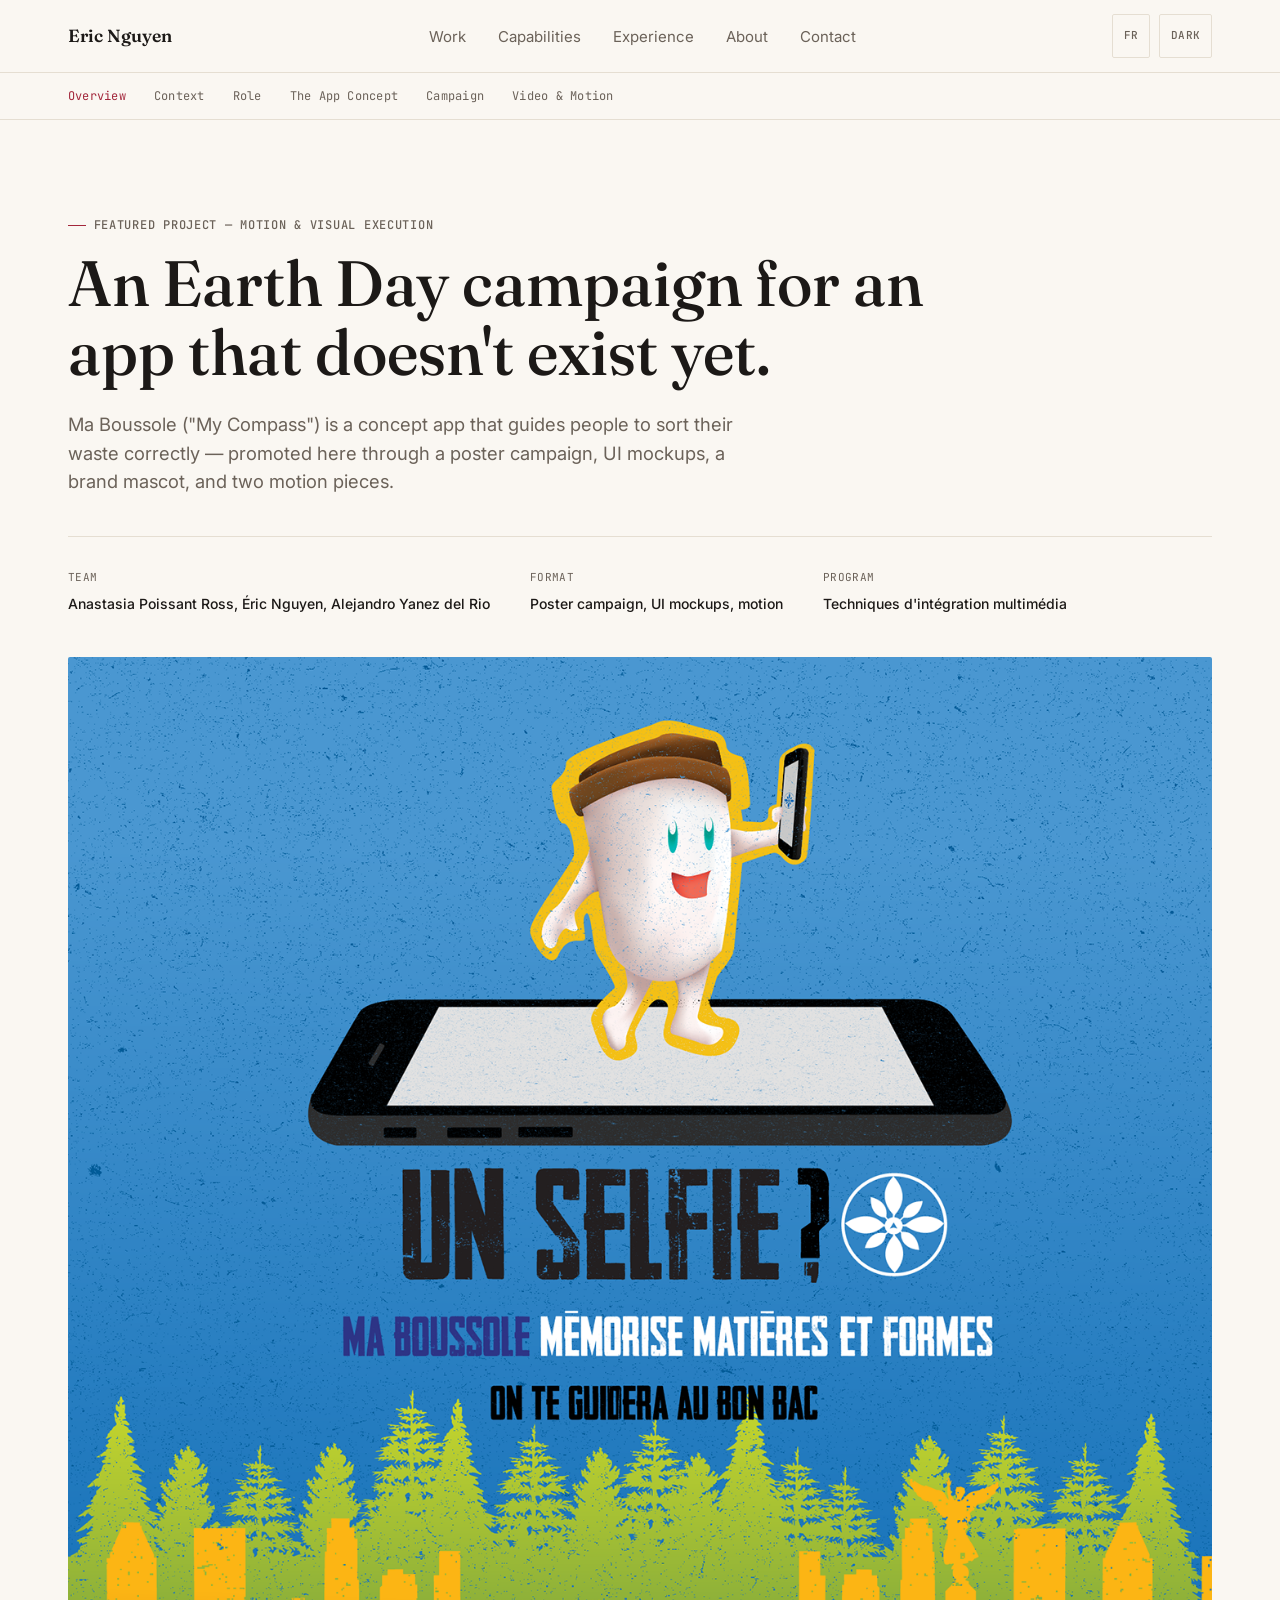
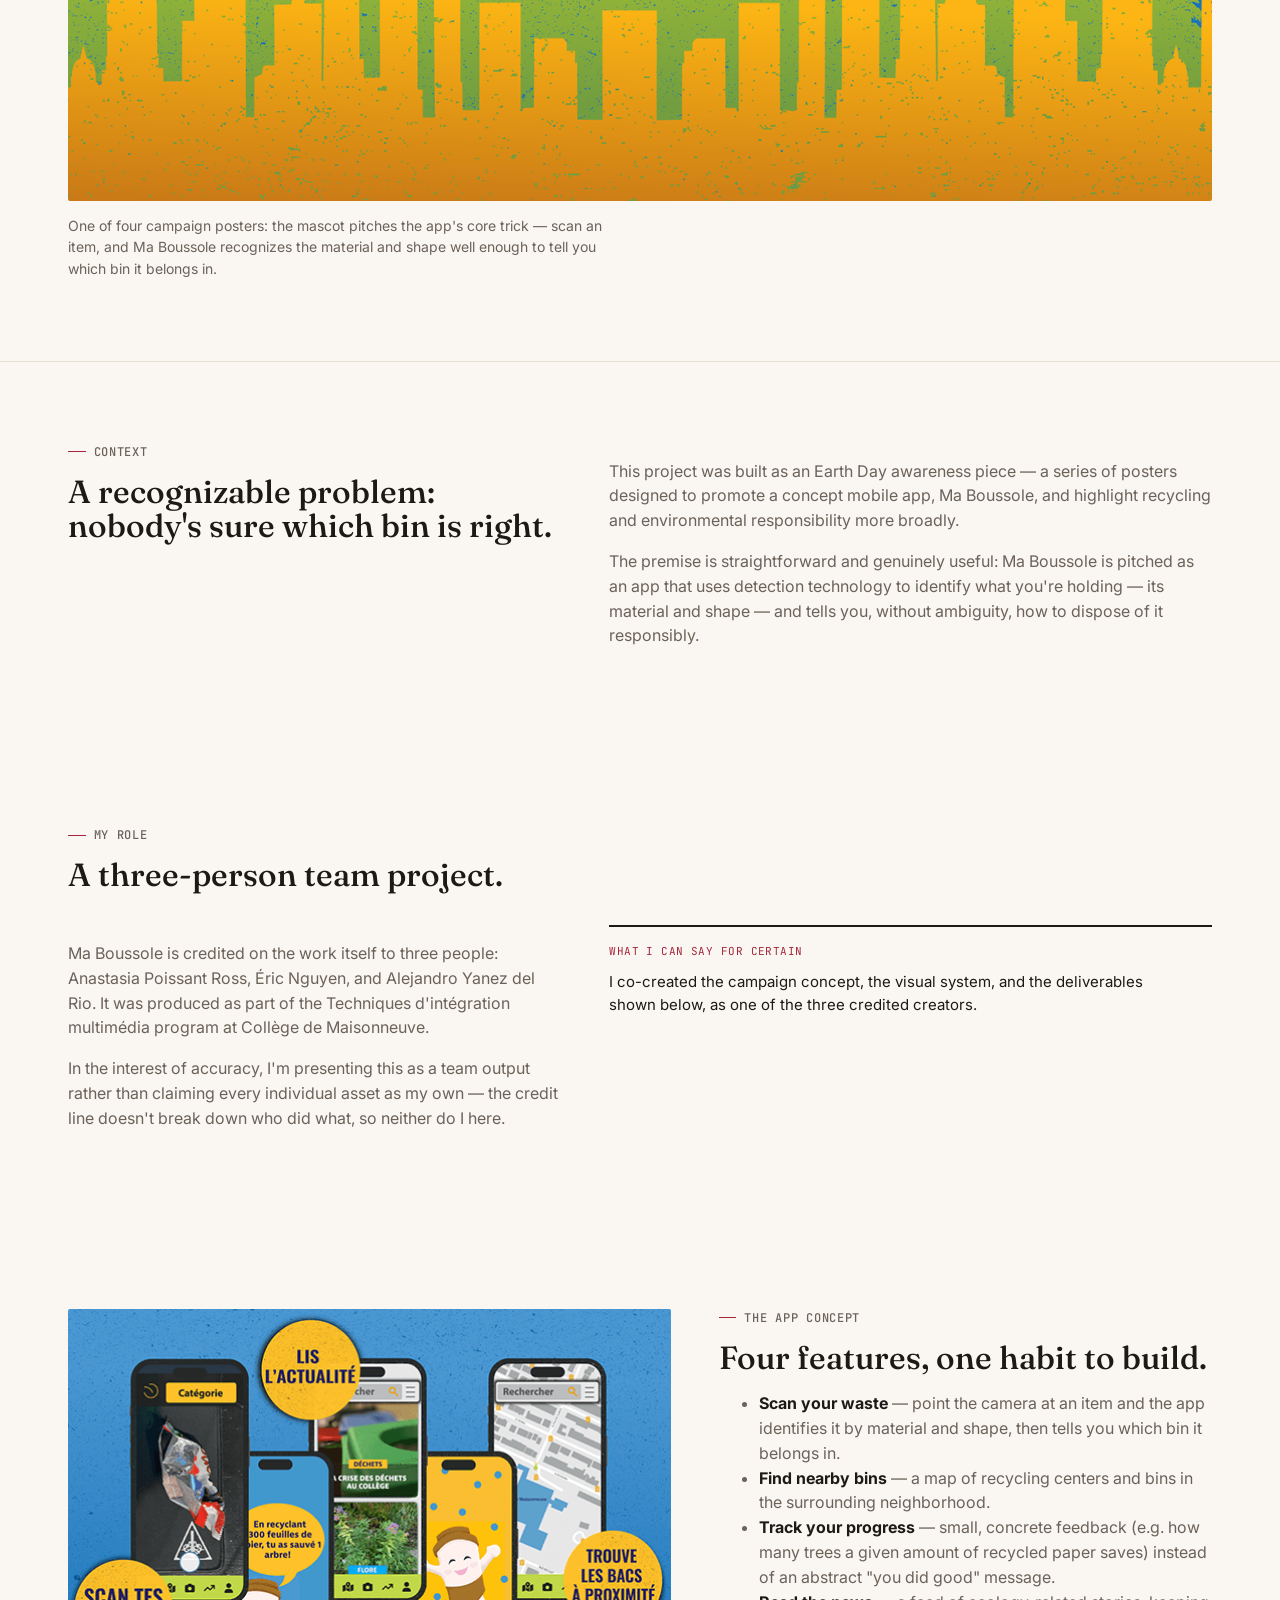
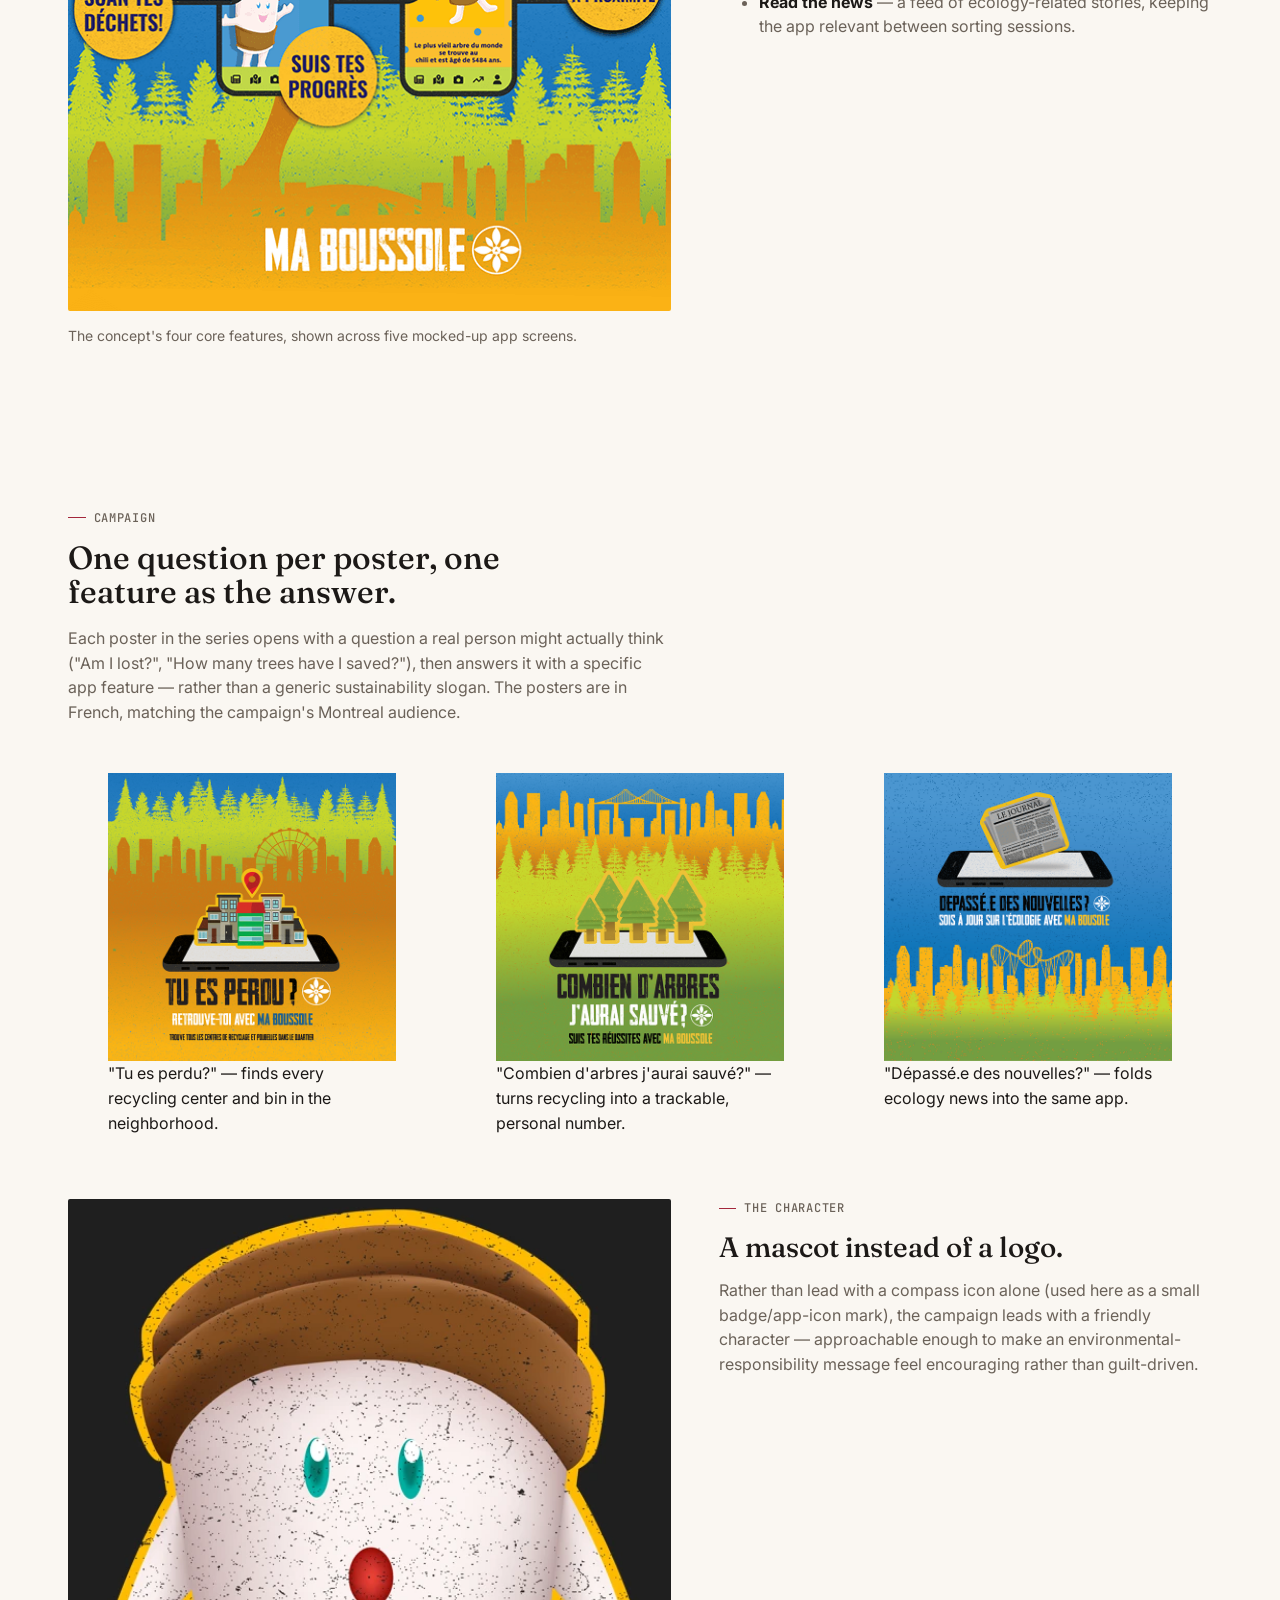
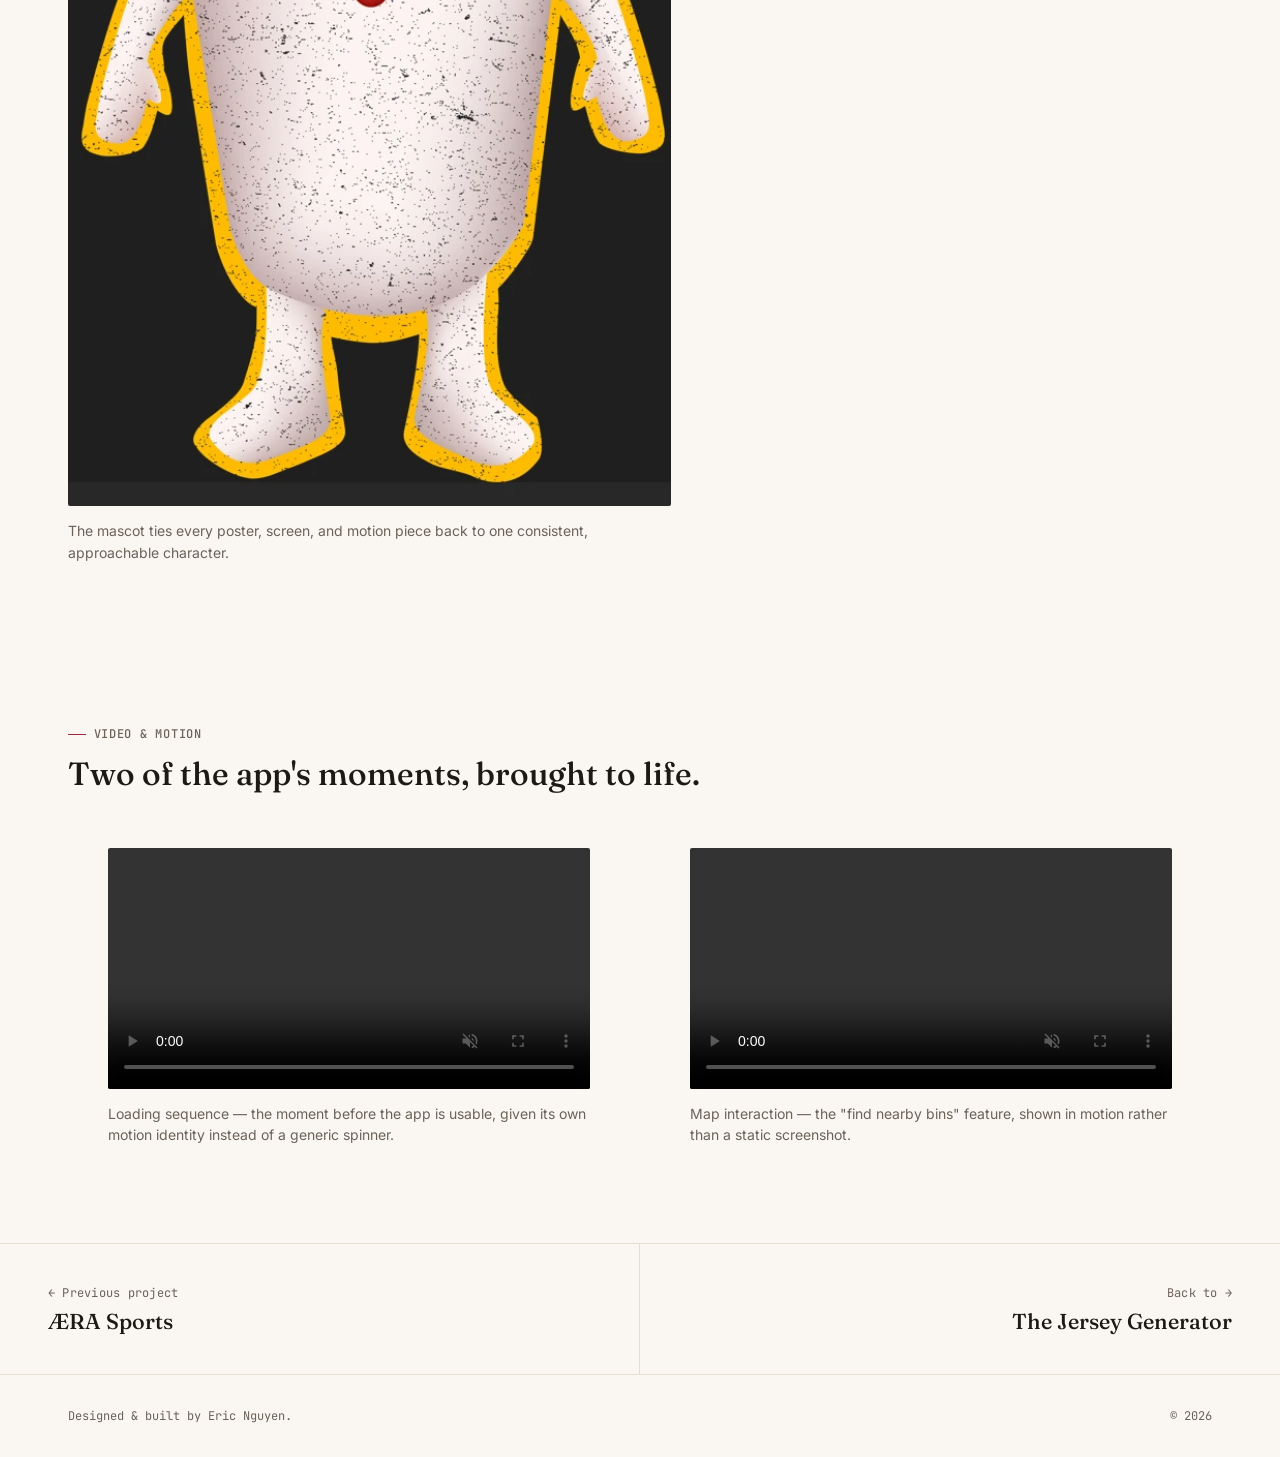
<file: ma-boussole.html>
<!DOCTYPE html>
<html lang="en">
<head>
  <meta charset="UTF-8">
  <meta name="viewport" content="width=device-width, initial-scale=1.0">
  <title>Ma Boussole — Featured Project | Eric Nguyen</title>
  <meta name="description" content="An Earth Day campaign for Ma Boussole, a concept waste-sorting app — posters, UI mockups, mascot design, and motion.">
  
  <link rel="icon" href="assets/icons/favicon.ico" sizes="any">
  <link rel="icon" href="assets/icons/favicon.png" type="image/png">
  <link rel="apple-touch-icon" href="assets/icons/apple-touch-icon.png">
  <meta property="og:image" content="assets/og/og-default.jpg">
  <meta name="twitter:image" content="assets/og/og-default.jpg">

  <!-- Resource Hints -->
  <link rel="preconnect" href="https://fonts.googleapis.com">
  <link rel="preconnect" href="https://fonts.gstatic.com" crossorigin>
  <link href="https://fonts.googleapis.com/css2?family=Fraunces:ital,opsz,wght@0,9..144,400;0,9..144,500;0,9..144,600;1,9..144,500&family=Inter:wght@400;500;600;700&family=JetBrains+Mono:wght@400;500&display=swap" rel="stylesheet">
  <link rel="stylesheet" href="css/style.css">

  <!-- Application Logic & Internationalization (Deferred) -->
  <script src="js/translations.js" defer></script>
  <script src="js/translations-cs.js" defer></script>
  <script src="js/script.js" defer></script>
</head>
<body>

<header class="site-header">
  <div class="wrap">
    <a href="index.html" class="logo">Eric Nguyen</a>
    <nav>
      <ul class="nav-links">
        <li><a href="index.html#work" data-i18n="nav.work">Work</a></li>
        <li><a href="index.html#capabilities" data-i18n="nav.capabilities">Capabilities</a></li>
        <li><a href="index.html#experience" data-i18n="nav.experience">Experience</a></li>
        <li><a href="index.html#about" data-i18n="nav.about">About</a></li>
        <li><a href="index.html#contact" data-i18n="nav.contact">Contact</a></li>
      </ul>
    </nav>
    <div class="nav-right">
      <button class="icon-toggle" data-lang-toggle aria-label="Switch language">FR</button>
      <button class="icon-toggle" data-theme-toggle aria-label="Switch theme">DARK</button>
      <button class="mobile-toggle" data-menu-toggle aria-label="Open menu">
        <svg width="22" height="22" viewBox="0 0 24 24" fill="none" stroke="currentColor" stroke-width="2"><line x1="3" y1="6" x2="21" y2="6"/><line x1="3" y1="12" x2="21" y2="12"/><line x1="3" y1="18" x2="21" y2="18"/></svg>
      </button>
    </div>
  </div>
</header>

<nav class="cs-nav-strip" aria-label="Case study sections">
  <div class="wrap">
    <a href="#overview" data-i18n="mb.nav.overview">Overview</a>
    <a href="#context" data-i18n="mb.nav.context">Context</a>
    <a href="#role" data-i18n="mb.nav.role">Role</a>
    <a href="#concept" data-i18n="mb.nav.concept">The App Concept</a>
    <a href="#campaign" data-i18n="mb.nav.campaign">Campaign</a>
    <a href="#video" data-i18n="mb.nav.video">Video &amp; Motion</a>
  </div>
</nav>

<main>

  <section class="cs-hero" id="overview" data-cs-section>
    <div class="wrap">
      <p class="eyebrow" data-i18n="mb.tag">Featured Project — Motion &amp; Visual Execution</p>
      <h1 style="font-size:clamp(2.25rem,5vw,4rem);max-width:22ch;" data-i18n="mb.hero.title">An Earth Day campaign for an app that doesn't exist yet.</h1>
      <p style="font-size:1.15rem;max-width:56ch;margin-top:1.5rem;" data-i18n="mb.hero.sub">Ma Boussole ("My Compass") is a concept app that guides people to sort their waste correctly — promoted here through a poster campaign, UI mockups, a brand mascot, and two motion pieces.</p>
      <div class="cs-meta">
        <div><span data-i18n="mb.meta.team.label">Team</span><strong data-i18n="mb.meta.team.value">Anastasia Poissant Ross, Éric Nguyen, Alejandro Yanez del Rio</strong></div>
        <div><span data-i18n="mb.meta.format.label">Format</span><strong data-i18n="mb.meta.format.value">Poster campaign, UI mockups, motion</strong></div>
        <div><span data-i18n="mb.meta.program.label">Program</span><strong data-i18n="mb.meta.program.value">Techniques d'intégration multimédia</strong></div>
      </div>
    </div>
    <figure class="cs-figure wrap">
      <img src="assets/images/ma-boussole/poster-selfie.png" alt="Ma Boussole poster asking 'Un selfie?' with the app's mascot standing on a phone" decoding="async">
      <figcaption data-i18n="mb.hero.caption">One of four campaign posters: the mascot pitches the app's core trick — scan an item, and Ma Boussole recognizes the material and shape well enough to tell you which bin it belongs in.</figcaption>
    </figure>
  </section>

  <section id="context" data-cs-section>
    <div class="wrap cs-two-col">
      <div>
        <p class="eyebrow" data-i18n="mb.context.eyebrow">Context</p>
        <h2 style="font-size:2rem;" data-i18n="mb.context.title">A recognizable problem: nobody's sure which bin is right.</h2>
      </div>
      <div>
        <p data-i18n="mb.context.body1">This project was built as an Earth Day awareness piece — a series of posters designed to promote a concept mobile app, Ma Boussole, and highlight recycling and environmental responsibility more broadly.</p>
        <p data-i18n="mb.context.body2">The premise is straightforward and genuinely useful: Ma Boussole is pitched as an app that uses detection technology to identify what you're holding — its material and shape — and tells you, without ambiguity, how to dispose of it responsibly.</p>
      </div>
    </div>
  </section>

  <section id="role" data-cs-section>
    <div class="wrap">
      <p class="eyebrow" data-i18n="mb.role.eyebrow">My Role</p>
      <h2 style="font-size:2rem;max-width:24ch;" data-i18n="mb.role.title">A three-person team project.</h2>
      <div class="cs-two-col" style="margin-top:2rem;">
        <div>
          <p data-i18n="mb.role.body1">Ma Boussole is credited on the work itself to three people: Anastasia Poissant Ross, Éric Nguyen, and Alejandro Yanez del Rio. It was produced as part of the Techniques d'intégration multimédia program at Collège de Maisonneuve.</p>
          <p data-i18n="mb.role.body2">In the interest of accuracy, I'm presenting this as a team output rather than claiming every individual asset as my own — the credit line doesn't break down who did what, so neither do I here.</p>
        </div>
        <div class="decision-block">
          <div class="label" data-i18n="mb.role.label">What I can say for certain</div>
          <p data-i18n="mb.role.value">I co-created the campaign concept, the visual system, and the deliverables shown below, as one of the three credited creators.</p>
        </div>
      </div>
    </div>
  </section>

  <section id="concept" data-cs-section>
    <div class="wrap cs-two-col reverse">
      <div class="cs-figure">
        <img src="assets/images/ma-boussole/mascot.png" alt="Five mockup phone screens showing the Ma Boussole app: waste category scan, recycling tip, ecology news, plant fact, and a map of nearby bins" loading="lazy" decoding="async">
        <figcaption data-i18n="mb.concept.caption">The concept's four core features, shown across five mocked-up app screens.</figcaption>
      </div>
      <div>
        <p class="eyebrow" data-i18n="mb.concept.eyebrow">The App Concept</p>
        <h2 style="font-size:2rem;" data-i18n="mb.concept.title">Four features, one habit to build.</h2>
        <ul style="color:var(--text-secondary);">
          <li data-i18n="mb.concept.f1"><strong style="color:var(--text-primary);">Scan your waste</strong> — point the camera at an item and the app identifies it by material and shape, then tells you which bin it belongs in.</li>
          <li data-i18n="mb.concept.f2"><strong style="color:var(--text-primary);">Find nearby bins</strong> — a map of recycling centers and bins in the surrounding neighborhood.</li>
          <li data-i18n="mb.concept.f3"><strong style="color:var(--text-primary);">Track your progress</strong> — small, concrete feedback (e.g. how many trees a given amount of recycled paper saves) instead of an abstract "you did good" message.</li>
          <li data-i18n="mb.concept.f4"><strong style="color:var(--text-primary);">Read the news</strong> — a feed of ecology-related stories, keeping the app relevant between sorting sessions.</li>
        </ul>
      </div>
    </div>
  </section>

  <section id="campaign" data-cs-section>
    <div class="wrap">
      <p class="eyebrow" data-i18n="mb.campaign.eyebrow">Campaign</p>
      <h2 style="font-size:2rem;max-width:26ch;" data-i18n="mb.campaign.title">One question per poster, one feature as the answer.</h2>
      <p style="max-width:60ch;" data-i18n="mb.campaign.sub">Each poster in the series opens with a question a real person might actually think ("Am I lost?", "How many trees have I saved?"), then answers it with a specific app feature — rather than a generic sustainability slogan. The posters are in French, matching the campaign's Montreal audience.</p>
    </div>
    <div class="wrap cs-grid-3" style="margin-top:2rem;">
      <figure class="cs-figure2">
        <img src="assets/images/ma-boussole/poster-lost.png" alt="Poster reading 'Tu es perdu? Retrouve-toi avec Ma Boussole' showing buildings on a phone screen" loading="lazy" decoding="async">
        <figcaption data-i18n="mb.campaign.cap1">"Tu es perdu?" — finds every recycling center and bin in the neighborhood.</figcaption>
      </figure>
      <figure class="cs-figure2">
        <img src="assets/images/ma-boussole/poster-trees.png" alt="Poster reading 'Combien d'arbres j'aurai sauvé? Suis tes réussites avec Ma Boussole' showing trees on a phone screen" loading="lazy" decoding="async">
        <figcaption data-i18n="mb.campaign.cap2">"Combien d'arbres j'aurai sauvé?" — turns recycling into a trackable, personal number.</figcaption>
      </figure>
      <figure class="cs-figure2">
        <img src="assets/images/ma-boussole/poster-news.png" alt="Poster reading 'Dépassé.e des nouvelles? Sois à jour sur l'écologie avec Ma Boussole' showing a newspaper on a phone screen" loading="lazy" decoding="async">
        <figcaption data-i18n="mb.campaign.cap3">"Dépassé.e des nouvelles?" — folds ecology news into the same app.</figcaption>
      </figure>
    </div>
    <div class="wrap cs-two-col reverse" style="margin-top:3rem;">
      <div class="cs-figure">
        <img src="assets/images/ma-boussole/app-screens.webp" alt="Ma Boussole mascot: a friendly rounded character wearing a brown hat, used across the whole campaign" loading="lazy" decoding="async">
        <figcaption data-i18n="mb.campaign.mascot.caption">The mascot ties every poster, screen, and motion piece back to one consistent, approachable character.</figcaption>
      </div>
      <div>
        <p class="eyebrow" data-i18n="mb.campaign.mascot.eyebrow">The Character</p>
        <h2 style="font-size:1.75rem;" data-i18n="mb.campaign.mascot.title">A mascot instead of a logo.</h2>
        <p data-i18n="mb.campaign.mascot.body">Rather than lead with a compass icon alone (used here as a small badge/app-icon mark), the campaign leads with a friendly character — approachable enough to make an environmental-responsibility message feel encouraging rather than guilt-driven.</p>
      </div>
    </div>
  </section>

  <section id="video" data-cs-section>
    <div class="wrap">
      <p class="eyebrow" data-i18n="mb.video.eyebrow">Video &amp; Motion</p>
      <h2 style="font-size:2rem;margin-bottom:2.5rem;" data-i18n="mb.video.title">Two of the app's moments, brought to life.</h2>
    </div>
    <div class="wrap cs-grid-2">
      <figure class="cs-figure">
        <video src="assets/video/ma-boussole/loading.mp4" muted playsinline loop controls preload="metadata"></video>
        <figcaption data-i18n="mb.video.cap1">Loading sequence — the moment before the app is usable, given its own motion identity instead of a generic spinner.</figcaption>
      </figure>
      <figure class="cs-figure">
        <video src="assets/video/ma-boussole/map.mp4" muted playsinline loop controls preload="metadata"></video>
        <figcaption data-i18n="mb.video.cap2">Map interaction — the "find nearby bins" feature, shown in motion rather than a static screenshot.</figcaption>
      </figure>
    </div>
  </section>
</main>

<div class="project-nav">
  <a href="aera-sports.html"><div class="dir" data-i18n="mb.nav.prev">← Previous project</div><h3>ÆRA Sports</h3></a>
  <a href="jersey-generator.html"><div class="dir" data-i18n="mb.nav.next">Back to →</div><h3>The Jersey Generator</h3></a>
</div>

<footer class="site-footer">
  <div class="wrap">
    <span data-i18n="footer.rights">Designed &amp; built by Eric Nguyen.</span>
    <span>© 2026</span>
  </div>
</footer>

</body>
</html>
</file>
<file: css/style.css>
/* =========================================================
   ERIC NGUYEN — PORTFOLIO
   Design language: editorial print sensibility, not SaaS
   marketing template. Three typefaces doing distinct jobs —
   a serif for voice, a grotesk for reading, a mono for
   labels/numbers/metadata — instead of one font faking three
   roles. Warm ink-and-paper palette with a single deliberate
   accent (not "brand blue"). No boxed feature-card grids:
   lists, rules, and running numbers carry structure instead.
   ========================================================= */

/* Fonts are loaded via <link> tags in each page's <head> — not @import —
   so the browser can discover and fetch them in parallel with this
   stylesheet instead of waiting to parse this far into the CSS first. */

:root {
  --bg: #FAF7F2;
  --surface: #FFFFFF;
  --surface-raised: #F1ECE3;
  --text-primary: #1C1917;
  --text-secondary: #6B6259;
  --border: #E5DED2;
  --accent: #A3273B;
  --accent-ink: #FFF9F5;
  --focus: #A3273B;

  --serif: 'Fraunces', Georgia, serif;
  --sans: 'Inter', -apple-system, BlinkMacSystemFont, sans-serif;
  --mono: 'JetBrains Mono', ui-monospace, 'SFMono-Regular', Menlo, monospace;

  --max: 1240px;
  --gutter: clamp(1.25rem, 4vw, 3rem);
  --radius: 2px;
}

[data-theme="dark"] {
  --bg: #14110F;
  --surface: #1C1815;
  --surface-raised: #221D19;
  --text-primary: #F3ECE3;
  --text-secondary: #9C9088;
  --border: #302A24;
  --accent: #E2647A;
  --accent-ink: #1C0A0E;
  --focus: #E2647A;
}

* { box-sizing: border-box; -webkit-tap-highlight-color: transparent; }
html { scroll-behavior: smooth; -webkit-text-size-adjust: 100%; text-size-adjust: 100%; }
body { overflow-x: hidden; }
button, input, textarea, select { font: inherit; -webkit-appearance: none; appearance: none; }
:focus:not(:focus-visible) { outline: none; }
@media (prefers-reduced-motion: reduce) {
  html { scroll-behavior: auto; }
  *, *::before, *::after { animation-duration: 0.001ms !important; animation-iteration-count: 1 !important; transition-duration: 0.001ms !important; }
}

body {
  margin: 0;
  background: var(--bg);
  color: var(--text-primary);
  font-family: var(--sans);
  line-height: 1.55;
  -webkit-font-smoothing: antialiased;
  transition: background .25s ease, color .25s ease;
}

img, video { max-width: 100%; display: block; }
a { color: inherit; }
:focus-visible { outline: 2px solid var(--focus); outline-offset: 3px; }
::selection { background: var(--accent); color: var(--accent-ink); }

.wrap { max-width: var(--max); margin: 0 auto; padding: 0 var(--gutter); }

h1, h2, h3, h4 { font-family: var(--serif); font-weight: 500; line-height: 1.08; margin: 0; }
p { max-width: 62ch; color: var(--text-secondary); }
em { color: var(--text-primary); }

/* Labels, tags, meta, numbers — the mono voice runs through the
   whole site as its one consistent structural signature. */
.eyebrow {
  font-family: var(--mono); font-size: .75rem; font-weight: 500;
  letter-spacing: .06em; text-transform: uppercase;
  color: var(--text-secondary); margin: 0 0 .85rem;
  display: flex; align-items: center; gap: .5rem;
}
.eyebrow::before { content: ''; width: 1.1rem; height: 1px; background: var(--accent); display: inline-block; }

.btn {
  display: inline-flex; align-items: center; gap: .6rem;
  font-family: var(--sans); font-weight: 600; font-size: .9375rem;
  padding: .9rem 1.6rem; border-radius: var(--radius);
  border: 1px solid transparent; cursor: pointer; text-decoration: none;
  transition: background .2s ease, color .2s ease, transform .15s ease, gap .2s ease;
}
.btn-primary { background: var(--text-primary); color: var(--bg); }
.btn-primary:hover { background: var(--accent); color: var(--accent-ink); }
.btn:not(.btn-primary) { border-color: var(--border); color: var(--text-primary); background: transparent; }
.btn:not(.btn-primary):hover { border-color: var(--text-primary); }
.btn-arrow::after { content: '→'; transition: transform .2s ease; }
.btn:hover .btn-arrow::after, .btn.btn-arrow:hover::after { transform: translateX(2px); }

/* ---------- Header & Mobile Menu Fix ---------- */
.site-header {
  position: sticky;
  top: 0;
  z-index: 100; /* Increased z-index to sit above all page content */
  background: var(--bg);
  background: color-mix(in srgb, var(--bg) 95%, transparent);
  -webkit-backdrop-filter: blur(10px);
  backdrop-filter: blur(10px);
  border-bottom: 1px solid var(--border);
  padding-left: env(safe-area-inset-left);
  padding-right: env(safe-area-inset-right);
}

.site-header .wrap {
  display: flex;
  align-items: center;
  justify-content: space-between;
  height: 4.5rem;
  gap: 1rem;
}

.logo {
  font-family: var(--serif);
  font-weight: 600;
  font-size: clamp(1rem, 2.5vw, 1.1rem);
  text-decoration: none;
}

.nav-links {
  display: flex;
  gap: 2rem;
  list-style: none;
  margin: 0;
  padding: 0;
}

.nav-links a {
  text-decoration: none;
  font-size: 0.9375rem;
  color: var(--text-secondary);
  transition: color 0.15s ease;
}

.nav-links a:hover, 
.nav-links a.active {
  color: var(--text-primary);
}

.nav-right {
  display: flex;
  align-items: center;
  gap: 0.6rem;
}

.icon-toggle {
  background: none;
  border: 1px solid var(--border);
  border-radius: var(--radius);
  color: var(--text-secondary);
  font-family: var(--mono);
  font-size: 0.6875rem;
  font-weight: 500;
  letter-spacing: 0.04em;
  padding: 0.5rem 0.65rem;
  min-height: 2.75rem;
  cursor: pointer;
  transition: border-color 0.15s ease, color 0.15s ease;
}

.icon-toggle:hover {
  border-color: var(--text-primary);
  color: var(--text-primary);
}

.mobile-toggle {
  display: none;
  background: none;
  border: none;
  color: var(--text-primary);
  cursor: pointer;
  min-width: 2.75rem;
  min-height: 2.75rem;
  padding: 0;
}

/* Mobile Specific Menu Overlay Fix */
@media (max-width: 900px) {
  .mobile-toggle { 
    display: flex; 
    align-items: center; 
    justify-content: center; 
  }
  
  .nav-links {
    position: fixed;
    top: 4.5rem;
    left: 0;
    right: 0;
    bottom: 0;
    height: calc(100vh - 4.5rem); /* Covers full screen below header */
    background: var(--bg); /* Opaque background prevents page text bleed-through */
    z-index: 99;
    flex-direction: column;
    padding: 2.5rem var(--gutter);
    gap: 1.75rem;
    transform: translateY(-8px);
    opacity: 0;
    pointer-events: none;
    transition: opacity 0.2s ease, transform 0.2s ease;
    overflow-y: auto; /* Ensures menu items remain accessible on short screens */
  }

  .nav-links.open {
    opacity: 1;
    transform: translateY(0);
    pointer-events: auto;
  }

  .nav-links a {
    font-size: 1.75rem;
    font-family: var(--serif);
    color: var(--text-primary);
  }
}

/* ---------- Hero ---------- */
.hero { padding: clamp(4rem, 12vh, 7.5rem) 0 clamp(3rem, 8vh, 5rem); border-bottom: 1px solid var(--border); }
.hero-kicker { font-family: var(--mono); font-size: .8125rem; letter-spacing: .04em; color: var(--text-secondary); margin: 0 0 1.75rem; }
.hero h1 { font-size: clamp(2.5rem, 6vw, 4.75rem); max-width: 15ch; letter-spacing: -0.015em; }
.hero h1 em { font-style: italic; color: var(--accent); }
.hero-sub { font-size: clamp(1.05rem, 1.6vw, 1.25rem); margin: 1.75rem 0 2.5rem; max-width: 46ch; }
.hero-actions { display: flex; flex-wrap: wrap; gap: 1rem; margin-bottom: 2.75rem; }
.hero-links { display: flex; gap: 1.5rem; font-size: .875rem; font-weight: 500; }
.hero-links a { text-decoration: none; color: var(--text-secondary); border-bottom: 1px solid transparent; padding-bottom: 2px; transition: border-color .15s ease, color .15s ease; }
.hero-links a:hover { color: var(--text-primary); border-color: var(--accent); }

/* ---------- Section scaffolding ---------- */
section { padding: clamp(3.5rem, 9vh, 6.5rem) 0; }
.section-head { display: flex; justify-content: space-between; align-items: flex-end; gap: 2rem; margin-bottom: 3rem; border-bottom: 1px solid var(--border); padding-bottom: 1.5rem; }
.section-head h2 { font-size: clamp(1.75rem, 3.2vw, 2.5rem); }
.section-head p { margin: .5rem 0 0; }

/* ---------- The Difference — a running list, not a feature grid ---------- */
/* .pillars { border-top: 1px solid var(--text-primary); } */
.pillar {
  display: grid; grid-template-columns: 3.5rem 1fr; gap: 1.5rem;
  padding: 1.75rem 0; border-bottom: 1px solid var(--border);
  align-items: baseline; transition: padding-left .25s ease;
}
.pillar:hover { padding-left: .5rem; }
.pillar-num { font-family: var(--mono); font-size: .875rem; color: var(--accent); align-self: start; padding-top: .35rem; }
.pillar-body { display: flex; flex-wrap: wrap; align-items: baseline; gap: .5rem 1.5rem; }
.pillar h3 { font-size: 1.35rem; flex-shrink: 0; }
.pillar p { font-size: .9375rem; margin: 0; flex: 1 1 32ch; }
@media (max-width: 640px) {
  .pillar { grid-template-columns: 2.5rem 1fr; }
  .pillar-body { flex-direction: column; gap: .35rem; }
}

/* ---------- Selected work ---------- */
.work-grid { display: grid; grid-template-columns: 1fr; gap: 1px; background: var(--border); border: 1px solid var(--border); }
.work-card { background: var(--bg); text-decoration: none; color: inherit; display: grid; grid-template-columns: 1fr 1fr; align-items: stretch; }
.work-card.tier3 { grid-template-columns: 1fr; }
.work-card:nth-child(even) .work-media { order: 2; }
.work-card:nth-child(even) .work-info { order: 1; }
.work-media { position: relative; overflow: hidden; background: var(--surface-raised); max-height: 24rem; }
.work-card.tier2 .work-media { aspect-ratio: 16 / 9; max-height: 20rem; }
.work-media img, .work-media video { width: 100%; height: 100%; object-fit: cover; transition: transform .5s ease; }
.work-card:hover .work-media img, .work-card:hover .work-media video { transform: scale(1.03); }
.work-info { padding: clamp(1.5rem, 3vw, 2.75rem); display: flex; flex-direction: column; justify-content: center; }
.work-tag { font-family: var(--mono); font-size: .75rem; letter-spacing: .03em; color: var(--accent); margin-bottom: .85rem; }
.work-info h3 { font-size: clamp(1.4rem, 2.2vw, 1.9rem); margin-bottom: .85rem; }
.work-info p { font-size: .9375rem; }
.work-meta { display: flex; gap: 1.25rem; flex-wrap: wrap; margin-top: 1.5rem; }
.work-meta span { font-family: var(--mono); font-size: .6875rem; letter-spacing: .02em; color: var(--text-secondary); }
.work-meta span::before { content: '/ '; color: var(--border); }
@media (max-width: 800px) {
  .work-card, .work-card.tier2 { grid-template-columns: 1fr; }
  .work-card:nth-child(even) .work-media, .work-card:nth-child(even) .work-info { order: initial; }
  .work-media, .work-card.tier2 .work-media { aspect-ratio: 16 / 10; max-height: 16rem; }
}

/* ---------- Supporting work (Tier 3) ---------- */
.supporting-grid { display: grid; grid-template-columns: repeat(2, 1fr); gap: 1.5rem; }
/* .supporting-card { border-top: 1px solid var(--text-primary); } */
.supporting-card .work-media { aspect-ratio: 4/3; background: var(--surface-raised); }
.supporting-card .work-media img { width: 100%; height: 100%; object-fit: cover; }
.supporting-card .cap { padding: 1.1rem 0; }
.supporting-card .cap h4 { font-family: var(--mono); font-weight: 500; font-size: .8125rem; letter-spacing: .02em; text-transform: uppercase; margin: 0 0 .4rem; color: var(--text-primary); }
.supporting-card .cap p { font-size: .875rem; margin: 0; }
@media (max-width: 620px) { .supporting-grid { grid-template-columns: 1fr; } }

/* ---------- Capabilities — run-in text, not a skills matrix ---------- */
.capabilities-grid { display: grid; grid-template-columns: repeat(2, 1fr); gap: 2.5rem 3rem; padding-top: 2.5rem; }
.cap-group { padding-bottom: 1.5rem; }
.cap-group h3 {
  font-family: var(--mono); font-size: .75rem; letter-spacing: .06em; text-transform: uppercase;
  font-weight: 500; margin-bottom: .9rem; color: var(--accent);
}
.cap-group .skills { font-family: var(--serif); font-size: 1.15rem; color: var(--text-primary); line-height: 1.6; margin: 0; }
@media (max-width: 620px) { .capabilities-grid { grid-template-columns: 1fr; } }

/* ---------- How I work — a rail, not boxed steps ---------- */
.process-list { position: relative; padding-left: 2.5rem; }
.process-list::before { content: ''; position: absolute; left: .55rem; top: .5rem; bottom: .5rem; width: 1px; background: var(--border); }
.process-item { position: relative; padding: 0 0 2.25rem; }
.process-item:last-child { padding-bottom: 0; }
.process-item::before {
  content: ''; position: absolute; left: -2.5rem; top: .4rem; width: .65rem; height: .65rem;
  border-radius: 50%; background: var(--bg); border: 1px solid var(--accent);
}
.process-item .num { font-family: var(--mono); font-size: .75rem; color: var(--accent); display: block; margin-bottom: .5rem; }
.process-item h3 { font-size: 1.2rem; margin-bottom: .4rem; }
.process-item p { margin: 0; font-size: .9375rem; }

/* ---------- Experience ---------- */
/* .timeline { border-top: 1px solid var(--text-primary); } */
.timeline-item { display: grid; grid-template-columns: 9rem 1fr; gap: 2rem; padding: 2.25rem 0; border-bottom: 1px solid var(--border); }
.timeline-item .when { font-family: var(--mono); color: var(--text-secondary); font-size: .8125rem; padding-top: .3rem; }
.timeline-item h3 { font-size: 1.25rem; margin-bottom: .3rem; }
.timeline-item .role-org { font-family: var(--mono); font-size: .8125rem; letter-spacing: .02em; color: var(--accent); margin-bottom: 1rem; }
.timeline-item ul { margin: 0; padding-left: 1.1rem; color: var(--text-secondary); font-size: .9375rem; }
.timeline-item li { margin-bottom: .5rem; }
@media (max-width: 700px) { .timeline-item { grid-template-columns: 1fr; gap: .5rem; } }

/* ---------- About ---------- */
.about-grid { display: grid; grid-template-columns: 1fr 1fr; gap: 3rem; align-items: start; }
@media (max-width: 800px) { .about-grid { grid-template-columns: 1fr; } }

/* ---------- Contact / footer ---------- */
.contact { text-align: left; border-top: 1px solid var(--border); }
.contact h2 { font-size: clamp(2rem, 5vw, 3.5rem); max-width: 16ch; }
.contact-links { margin-top: 2.5rem; display: flex; flex-wrap: wrap; gap: 2rem; }
.contact-links a { text-decoration: none; font-size: .9375rem; border-bottom: 1px solid var(--border); padding-bottom: .3rem; transition: border-color .15s ease; }
.contact-links a:hover { border-color: var(--accent); }
footer.site-footer { border-top: 1px solid var(--border); padding: 2rem 0; }
.site-footer .wrap { display: flex; justify-content: space-between; align-items: center; flex-wrap: wrap; gap: 1rem; font-family: var(--mono); font-size: .75rem; color: var(--text-secondary); }

/* ---------- Case study pages ---------- */
.cs-hero { padding-top: 6rem; border-bottom: 1px solid var(--border); }
.cs-meta { display: flex; flex-wrap: wrap; gap: 2.5rem; margin: 2.5rem 0; padding-top: 2rem; border-top: 1px solid var(--border); font-family: var(--mono); }
.cs-meta div span { display: block; font-size: .6875rem; letter-spacing: .03em; text-transform: uppercase; color: var(--text-secondary); margin-bottom: .4rem; }
.cs-meta div strong { font-weight: 500; font-size: .875rem; font-family: var(--sans); color: var(--text-primary); }
/* .cs-figure { margin: 0; } */
.cs-figure img, .cs-figure video { width: 100%; border-radius: var(--radius); }
.cs-figure figcaption { margin-top: .85rem; font-size: .875rem; color: var(--text-secondary); max-width: 60ch; }
.cs-two-col { display: grid; grid-template-columns: .9fr 1.1fr; gap: 3rem; align-items: start; }
@media (max-width: 800px) { .cs-two-col { grid-template-columns: 1fr; } }
.cs-two-col.reverse { grid-template-columns: 1.1fr .9fr; }
@media (max-width: 800px) { .cs-two-col.reverse { grid-template-columns: 1fr; } }
.cs-sticky { position: sticky; top: 8rem; }
@media (max-width: 800px) {
  /* Once cs-two-col stacks into one column, there's no sidebar left to
     justify sticky behavior — a "sticky" block sitting above its own
     stacked sibling content just looks like a bug, not a feature. */
  .cs-sticky { position: static; top: auto; }
}
.cs-grid-2 { display: grid; grid-template-columns: 1fr 1fr; gap: 1.25rem; }
.cs-grid-3 { display: grid; grid-template-columns: repeat(3, 1fr); gap: 1.25rem; }
@media (max-width: 700px) { .cs-grid-2, .cs-grid-3 { grid-template-columns: 1fr; } }
.pull-quote { font-family: var(--serif); font-style: italic; font-size: clamp(1.4rem, 2.6vw, 2rem); line-height: 1.32; border-left: 2px solid var(--accent); padding-left: 1.5rem; max-width: 42ch; color: var(--text-primary); }
.decision-block { border-top: 2px solid var(--text-primary); padding-top: 1rem; }
.decision-block .label { font-family: var(--mono); font-size: .6875rem; letter-spacing: .04em; text-transform: uppercase; color: var(--accent); margin-bottom: .6rem; }
.decision-block p { color: var(--text-primary); margin: 0; font-size: .9375rem; }

/* ---------- Swiper — lightweight, dependency-free carousel for
   showing multiple screenshots/photos in one figure slot ---------- */
.swiper { margin: 0; }
.swiper-track {
  display: flex; overflow-x: auto; scroll-snap-type: x mandatory; scroll-behavior: smooth;
  border-radius: var(--radius); -webkit-overflow-scrolling: touch;
  scrollbar-width: none; -ms-overflow-style: none;
}
.swiper-track::-webkit-scrollbar { display: none; }
.swiper-slide { flex: 0 0 100%; scroll-snap-align: start; margin: 0; }
.swiper-slide img, .swiper-slide video { width: 100%; display: block; }
.swiper-controls { display: flex; align-items: center; justify-content: space-between; margin-top: 1rem; }
.swiper-dots { display: flex; gap: .5rem; }
.swiper-dots .dot { width: .45rem; height: .45rem; border-radius: 50%; background: var(--border); border: none; padding: 0; cursor: pointer; transition: background .15s ease, transform .15s ease; }
.swiper-dots .dot.active { background: var(--accent); transform: scale(1.2); }
.swiper-btn {
  display: flex; align-items: center; justify-content: center;
  width: 2.25rem; height: 2.25rem; border-radius: 50%; border: 1px solid var(--border);
  background: transparent; color: var(--text-primary); cursor: pointer; font-family: var(--mono); font-size: .9rem;
  transition: border-color .15s ease, background .15s ease;
}
.swiper-btn:hover { border-color: var(--accent); background: var(--surface-raised); }
.swiper-caption { margin-top: .85rem; font-size: .875rem; color: var(--text-secondary); max-width: 60ch; }

.cs-nav-strip { position: sticky; top: 4.5rem; z-index: 30; background: var(--bg); background: color-mix(in srgb, var(--bg) 92%, transparent); -webkit-backdrop-filter: blur(8px); backdrop-filter: blur(8px); border-bottom: 1px solid var(--border); overflow-x: auto; -webkit-overflow-scrolling: touch; }
.cs-nav-strip a.active { color: var(--accent); }
.cs-nav-strip .wrap { display: flex; gap: 1.75rem; padding-top: .85rem; padding-bottom: .85rem; white-space: nowrap; }
.cs-nav-strip a { text-decoration: none; font-family: var(--mono); font-size: .75rem; letter-spacing: .02em; color: var(--text-secondary); }
.cs-nav-strip a:hover { color: var(--text-primary); }

.project-nav { display: grid; grid-template-columns: 1fr 1fr; border-top: 1px solid var(--border); }
.project-nav a { text-decoration: none; padding: 2.5rem var(--gutter); display: block; transition: background .15s ease; }
.project-nav a:hover { background: var(--surface-raised); }
.project-nav a:first-child { border-right: 1px solid var(--border); }
.project-nav .dir { font-family: var(--mono); font-size: .75rem; letter-spacing: .02em; color: var(--text-secondary); margin-bottom: .5rem; }
.project-nav h3 { font-size: 1.35rem; }
.project-nav a:last-child { text-align: right; }
@media (max-width: 700px) { .project-nav { grid-template-columns: 1fr; } .project-nav a:first-child { border-right: none; border-bottom: 1px solid var(--border); } .project-nav a:last-child { text-align: left; } }

[lang-hidden] { display: none !important; }


.supporting-media-trigger {
  display: block;
  width: 100%;
  padding: 0;
  border: 0;
  background: none;
  cursor: pointer;
  text-align: left;
}

.supporting-media-trigger .work-media {
  position: relative;
  overflow: hidden;
}

.supporting-media-trigger img {
  display: block;
  width: 100%;
  transition: transform 0.5s ease;
}

.supporting-media-trigger:hover img {
  transform: scale(1.025);
}

.video-play {
  position: absolute;
  left: 50%;
  top: 50%;
  width: 58px;
  height: 58px;
  display: grid;
  place-items: center;
  transform: translate(-50%, -50%);
  border-radius: 50%;
  background: rgba(255, 255, 255, 0.92);
  color: #101c2c;
  font-size: 17px;
  padding-left: 3px;
  opacity: 0;
  transition:
    opacity 0.25s ease,
    transform 0.25s ease;
}

.supporting-media-trigger:hover .video-play,
.supporting-media-trigger:focus-visible .video-play {
  opacity: 1;
  transform: translate(-50%, -50%) scale(1);
}

.video-modal {
  position: fixed;
  inset: 0;
  z-index: 9999;
  display: grid;
  place-items: center;
  padding: 24px;
  visibility: hidden;
  opacity: 0;
  transition:
    opacity 0.25s ease,
    visibility 0.25s ease;
}

.video-modal.is-open {
  visibility: visible;
  opacity: 1;
}

.video-modal-backdrop {
  position: absolute;
  inset: 0;
  background: rgba(5, 10, 18, 0.82);
  backdrop-filter: blur(10px);
}

.video-modal-content {
  position: relative;
  z-index: 1;
  width: min(960px, 100%);
}

.video-frame {
  position: relative;
  width: 100%;
  aspect-ratio: 16 / 9;
  overflow: hidden;
  border-radius: 14px;
  background: #000;
  box-shadow: 0 24px 80px rgba(0, 0, 0, 0.35);
}

.video-frame iframe {
  width: 100%;
  height: 100%;
  display: block;
}

.video-modal-close {
  position: absolute;
  z-index: 2;
  right: -12px;
  top: -12px;
  width: 38px;
  height: 38px;
  border: 0;
  border-radius: 50%;
  background: #fff;
  color: #101c2c;
  font-size: 25px;
  line-height: 1;
  cursor: pointer;
}

body.video-modal-open {
  overflow: hidden;
}

@media (max-width: 600px) {
  .video-modal {
    padding: 16px;
  }

  .video-modal-close {
    right: -6px;
    top: -46px;
  }

  .video-play {
    opacity: 1;
  }
}

/* =========================================================
   CLICKABLE IMAGES & LIGHTBOX MODAL
   ========================================================= */

/* ---------- Clickable Image Trigger ---------- */
.js-image-modal {
  cursor: pointer;
}

.js-image-modal img {
  transition: transform 0.3s ease;
}

.js-image-modal:hover img {
  transform: scale(1.015);
}

/* ---------- Native Dialog Modal Shell ---------- */
.image-modal {
  width: min(720px, calc(100vw - 2rem));
  max-width: 720px;
  margin: auto;
  padding: 0;
  border: none;
  border-radius: clamp(12px, 2vw, 16px);
  overflow: hidden;
  background: var(--surface, #ffffff);
  color: var(--text-primary, #1c1917);
  box-shadow: 0 25px 70px rgba(0, 0, 0, 0.3);
}

.image-modal::backdrop {
  background: rgba(10, 15, 22, 0.72);
  -webkit-backdrop-filter: blur(8px);
  backdrop-filter: blur(8px);
}

/* ---------- Modal Content Layout ---------- */
.image-modal__inner {
  position: relative;
  display: grid;
  grid-template-columns: 1fr 0.75fr;
  max-height: min(620px, 90vh);
}

/* ---------- Media Container ---------- */
.image-modal__media {
  height: clamp(300px, 50vh, 430px);
  display: flex;
  align-items: center;
  justify-content: center;
  background: var(--surface-raised, #f2f3f4);
}

.image-modal__media img {
  display: block;
  width: 100%;
  height: 100%;
  object-fit: contain;
}

/* ---------- Content Section ---------- */
.image-modal__info {
  display: flex;
  flex-direction: column;
  justify-content: center;
  padding: clamp(1.25rem, 4vw, 2rem);
}

.image-modal__eyebrow {
  margin: 0 0 0.625rem;
  font-family: var(--mono, inherit);
  font-size: 0.65rem;
  font-weight: 700;
  letter-spacing: 0.14em;
  text-transform: uppercase;
  color: var(--accent, inherit);
}

.image-modal__info h2 {
  margin: 0 0 0.875rem;
  font-family: var(--serif, inherit);
  font-size: clamp(1.4rem, 2.5vw, 1.8rem);
  line-height: 1.1;
}

.image-modal__info > p:last-child {
  margin: 0;
  font-size: 0.9rem;
  line-height: 1.65;
  color: var(--text-secondary, inherit);
}

/* ---------- Close Button ---------- */
.image-modal__close {
  position: absolute;
  top: 0.75rem;
  right: 0.75rem;
  z-index: 5;
  width: 2.5rem;
  height: 2.5rem;
  padding: 0;
  border: none;
  border-radius: 50%;
  background: rgba(255, 255, 255, 0.94);
  color: #101c2c;
  font-size: 1.25rem;
  line-height: 1;
  cursor: pointer;
  display: flex;
  align-items: center;
  justify-content: center;
  box-shadow: 0 3px 12px rgba(0, 0, 0, 0.12);
  transition: transform 0.2s ease, background-color 0.2s ease;
}

.image-modal__close:hover {
  transform: scale(1.08);
}

/* ---------- Mobile Adaptations ---------- */
@media (max-width: 700px) {
  .image-modal__inner {
    display: flex;
    flex-direction: column;
    max-height: calc(100vh - 2.5rem);
    overflow-y: auto;
  }

  .image-modal__media {
    height: 260px;
    flex-shrink: 0;
  }
}
</file>
